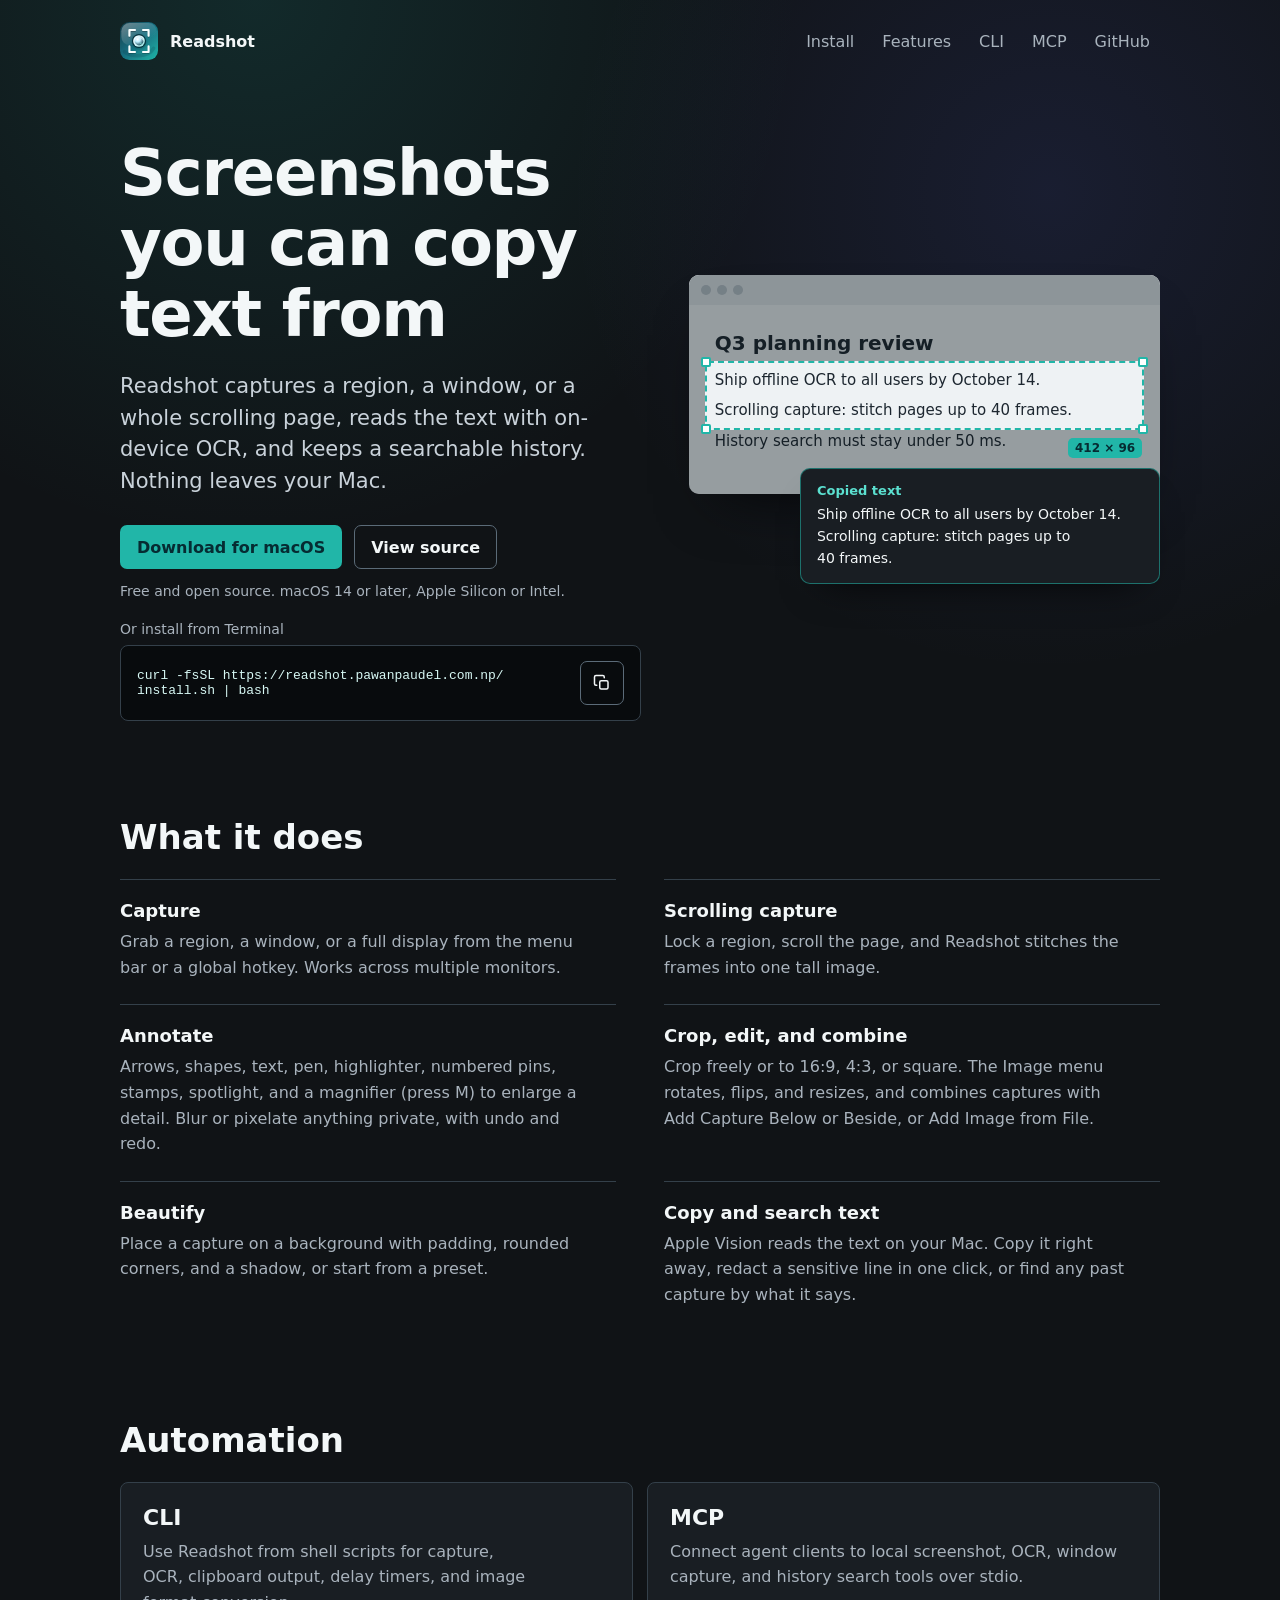
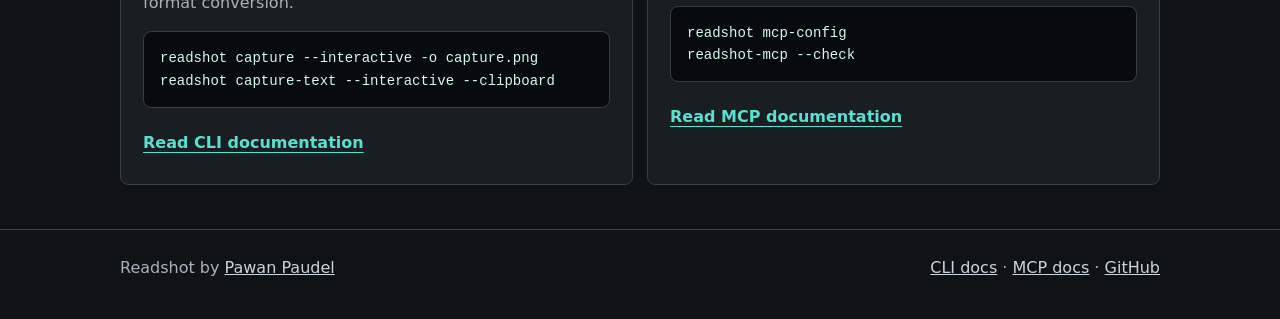
<file: site/index.html>
<!doctype html>
<html lang="en">
  <head>
    <meta charset="utf-8" />
    <meta name="viewport" content="width=device-width, initial-scale=1" />
    <title>Readshot: screenshots and OCR for macOS</title>
    <meta
      name="description"
      content="Readshot is a free offline screenshot, scrolling-capture, annotation, and OCR app for macOS."
    />
    <meta property="og:title" content="Readshot" />
    <meta
      property="og:description"
      content="Offline screenshot capture with scrolling capture, annotation, Beautify, OCR, history, CLI, and MCP for macOS."
    />
    <meta property="og:type" content="website" />
    <meta property="og:url" content="https://readshot.pawanpaudel.com.np/" />
    <meta name="theme-color" content="#123b48" />
    <meta property="og:image" content="https://readshot.pawanpaudel.com.np/og-image.png" />
    <meta property="og:image:width" content="1200" />
    <meta property="og:image:height" content="630" />
    <meta property="og:image:alt" content="The Readshot app icon beside the Readshot wordmark" />
    <meta name="twitter:card" content="summary_large_image" />
    <meta name="twitter:image" content="https://readshot.pawanpaudel.com.np/og-image.png" />
    <link rel="icon" href="favicon.ico" sizes="16x16 32x32 48x48" />
    <link rel="icon" href="favicon.svg" type="image/svg+xml" />
    <link rel="apple-touch-icon" href="apple-touch-icon.png" />
    <link rel="manifest" href="site.webmanifest" />
    <link rel="stylesheet" href="styles.css" />
  </head>
  <body>
    <a class="skip-link" href="#main">Skip to content</a>
    <header class="shell">
      <nav class="nav" aria-label="Main navigation">
        <a class="brand" href="index.html">
          <span class="brand-mark" aria-hidden="true">
            <img src="favicon.svg" width="38" height="38" alt="" decoding="async" />
          </span>
          <span>Readshot</span>
        </a>
        <div class="nav-links">
          <a href="#install">Install</a>
          <a href="#features">Features</a>
          <a href="cli.html">CLI</a>
          <a href="mcp.html">MCP</a>
          <a href="https://github.com/pawanpaudel93/readshot">GitHub</a>
        </div>
      </nav>
    </header>

    <main id="main">
      <section class="shell hero hero-split" id="install">
        <div class="hero-inner">
          <h1>Screenshots you can copy text from</h1>
          <p class="hero-copy">
            Readshot captures a region, a window, or a whole scrolling page, reads the
            text with on-device OCR, and keeps a searchable history. Nothing leaves your Mac.
          </p>
          <div class="actions">
            <a class="button primary" href="https://github.com/pawanpaudel93/readshot/releases/latest"
              >Download for macOS</a
            >
            <a class="button secondary" href="https://github.com/pawanpaudel93/readshot"
              >View source</a
            >
          </div>
          <p class="requirements">Free and open source. macOS&nbsp;14 or later, Apple Silicon or Intel.</p>
          <div class="install">
            <p class="install-label" id="install-label">Or install from Terminal</p>
            <div class="command" role="group" aria-labelledby="install-label">
              <code class="desktop-command" translate="no"
                >curl -fsSL https://readshot.pawanpaudel.com.np/install.sh | bash</code
              >
              <code class="mobile-command" translate="no"
                >curl -fsSL <wbr />https://readshot.pawanpaudel.com.np/<wbr />install.sh | bash</code
              >
              <button
                class="copy-button"
                type="button"
                title="Copy install command"
                aria-label="Copy install command"
                data-copy-title="Copy install command"
                data-copy-label="Install command copied."
                data-copy-subject="command"
                data-copy="curl -fsSL https://readshot.pawanpaudel.com.np/install.sh | bash"
              >
                <svg class="copy-icon" viewBox="0 0 24 24" aria-hidden="true">
                  <rect x="9" y="9" width="11" height="11" rx="2" fill="none" stroke="currentColor" stroke-width="2" />
                  <path d="M5 15H4a2 2 0 0 1-2-2V4a2 2 0 0 1 2-2h9a2 2 0 0 1 2 2v1" fill="none" stroke="currentColor" stroke-linecap="round" stroke-width="2" />
                </svg>
                <svg class="check-icon" viewBox="0 0 24 24" aria-hidden="true">
                  <path d="M20 6 9 17l-5-5" fill="none" stroke="currentColor" stroke-linecap="round" stroke-linejoin="round" stroke-width="2.4" />
                </svg>
              </button>
            </div>
            <span class="copy-status" aria-live="polite"></span>
          </div>
        </div>

        <figure class="demo">
          <div class="demo-screen" aria-hidden="true">
            <div class="demo-bar"><span></span><span></span><span></span></div>
            <div class="demo-slide">
              <p class="demo-slide-title">Q3 planning review</p>
              <div class="demo-selected">
                <p class="demo-line">Ship offline OCR to all users by October&nbsp;14.</p>
                <p class="demo-line">Scrolling capture: stitch pages up to 40&nbsp;frames.</p>
                <div class="demo-marquee">
                  <span class="demo-handle tl"></span><span class="demo-handle tr"></span>
                  <span class="demo-handle bl"></span><span class="demo-handle br"></span>
                  <span class="demo-size">412 × 96</span>
                </div>
              </div>
              <p class="demo-line">History search must stay under 50&nbsp;ms.</p>
            </div>
          </div>
          <div class="demo-result">
            <p class="demo-result-label">Copied text</p>
            <p class="demo-result-text" translate="no">Ship offline OCR to all users by October&nbsp;14.<br />Scrolling capture: stitch pages up to 40&nbsp;frames.</p>
          </div>
          <figcaption class="sr-only">
            Illustration: a region of a slide is selected and its text is recognized and copied.
          </figcaption>
        </figure>
      </section>

      <section class="shell section" id="features" aria-labelledby="features-title">
        <h2 id="features-title">What it does</h2>
        <dl class="feature-list">
          <div>
            <dt>Capture</dt>
            <dd>Grab a region, a window, or a full display from the menu bar or a global hotkey. Works across multiple monitors.</dd>
          </div>
          <div>
            <dt>Scrolling capture</dt>
            <dd>Lock a region, scroll the page, and Readshot stitches the frames into one tall image.</dd>
          </div>
          <div>
            <dt>Annotate</dt>
            <dd>Arrows, shapes, text, pen, highlighter, numbered pins, stamps, spotlight, and a magnifier (press&nbsp;M) to enlarge a detail. Blur or pixelate anything private, with undo and redo.</dd>
          </div>
          <div>
            <dt>Crop, edit, and combine</dt>
            <dd>Crop freely or to 16:9, 4:3, or square. The Image menu rotates, flips, and resizes, and combines captures with Add Capture Below or Beside, or Add Image from File.</dd>
          </div>
          <div>
            <dt>Beautify</dt>
            <dd>Place a capture on a background with padding, rounded corners, and a shadow, or start from a preset.</dd>
          </div>
          <div>
            <dt>Copy and search text</dt>
            <dd>Apple Vision reads the text on your Mac. Copy it right away, redact a sensitive line in one click, or find any past capture by what it says.</dd>
          </div>
        </dl>
      </section>

      <section class="shell section" aria-labelledby="automation-title">
        <h2 id="automation-title">Automation</h2>
        <div class="grid two">
          <div class="card">
            <h3>CLI</h3>
            <p>
              Use Readshot from shell scripts for capture, OCR, clipboard output,
              delay timers, and image format conversion.
            </p>
            <pre class="terminal"><code translate="no">readshot capture --interactive -o capture.png
readshot capture-text --interactive --clipboard</code></pre>
            <p class="card-action"><a href="cli.html">Read CLI documentation</a></p>
          </div>
          <div class="card">
            <h3>MCP</h3>
            <p>
              Connect agent clients to local screenshot, OCR, window capture, and
              history search tools over stdio.
            </p>
            <pre class="terminal"><code translate="no">readshot mcp-config
readshot-mcp --check</code></pre>
            <p class="card-action"><a href="mcp.html">Read MCP documentation</a></p>
          </div>
        </div>
      </section>
    </main>

    <footer>
      <div class="shell">
        <span>Readshot by <a href="https://github.com/pawanpaudel93">Pawan Paudel</a></span>
        <span>
          <a href="cli.html">CLI docs</a>
          ·
          <a href="mcp.html">MCP docs</a>
          ·
          <a href="https://github.com/pawanpaudel93/readshot">GitHub</a>
        </span>
      </div>
    </footer>
    <script src="script.js"></script>
  </body>
</html>
</file>
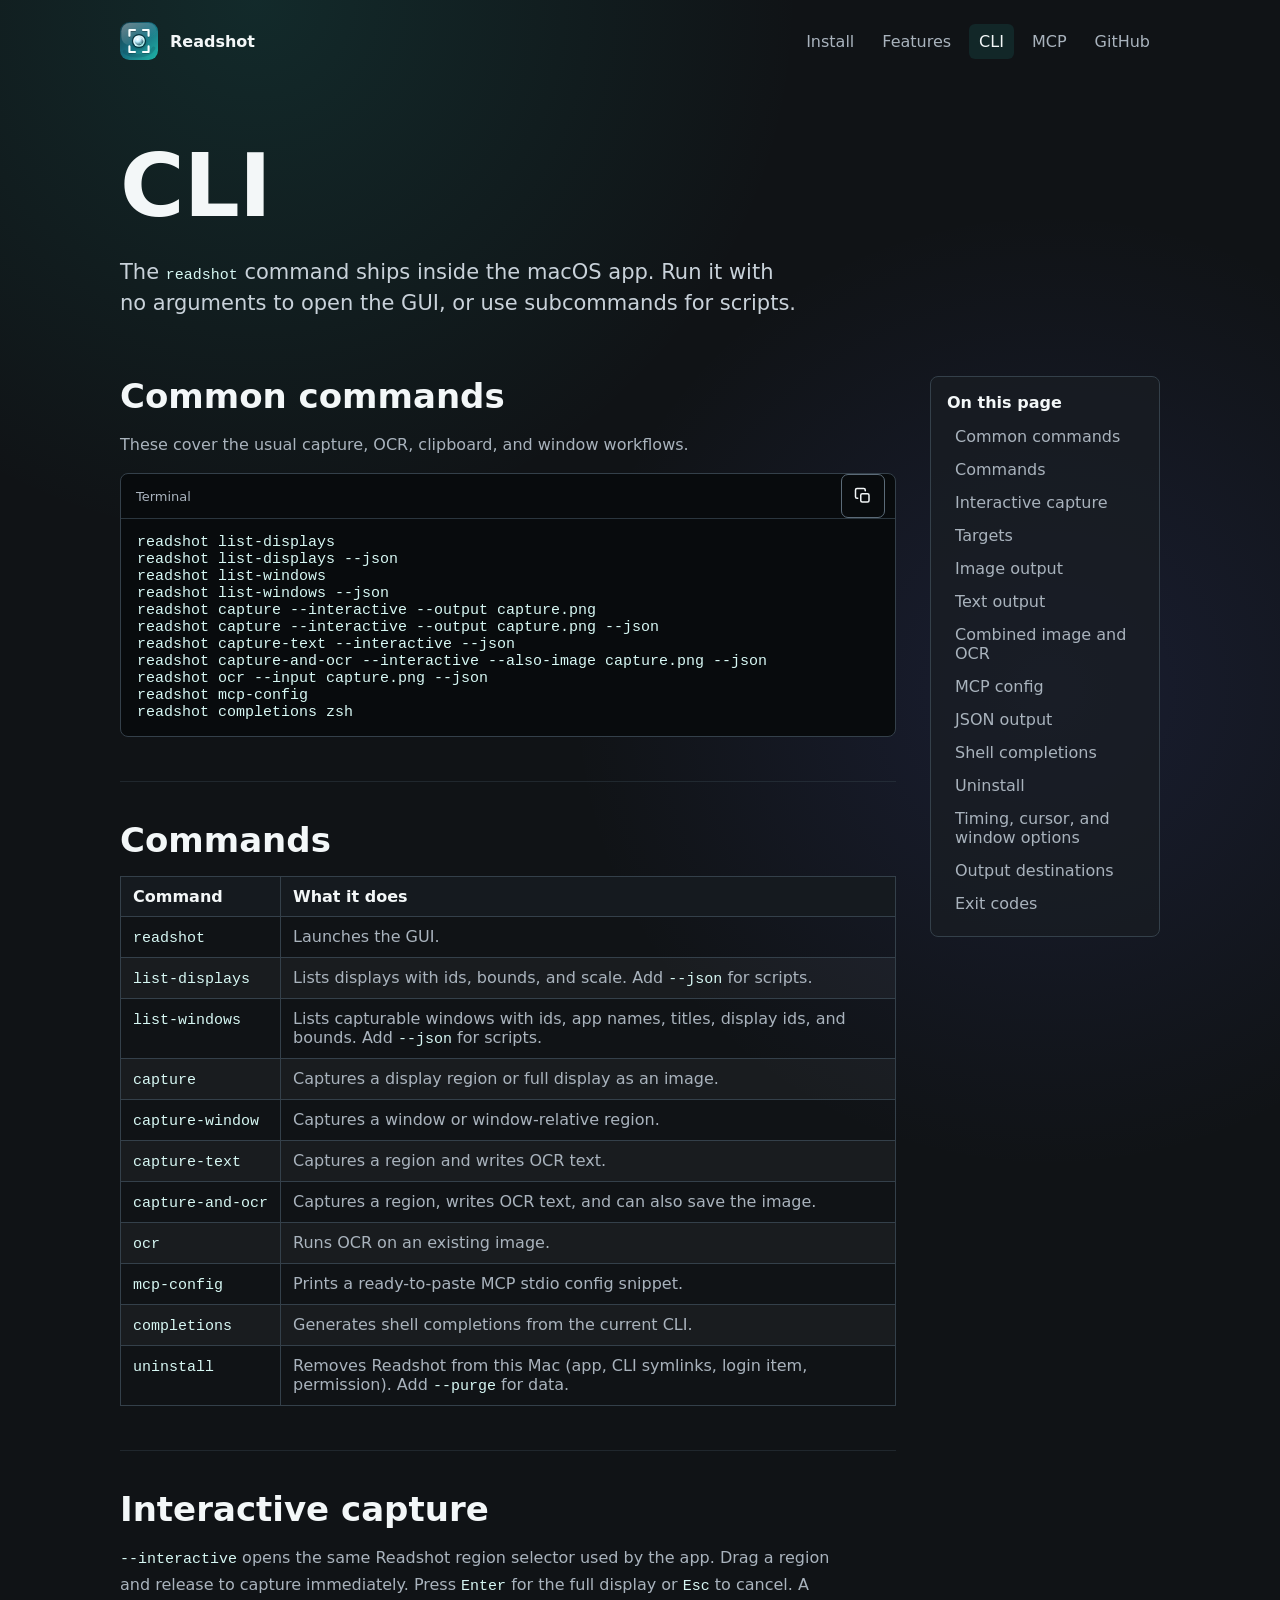
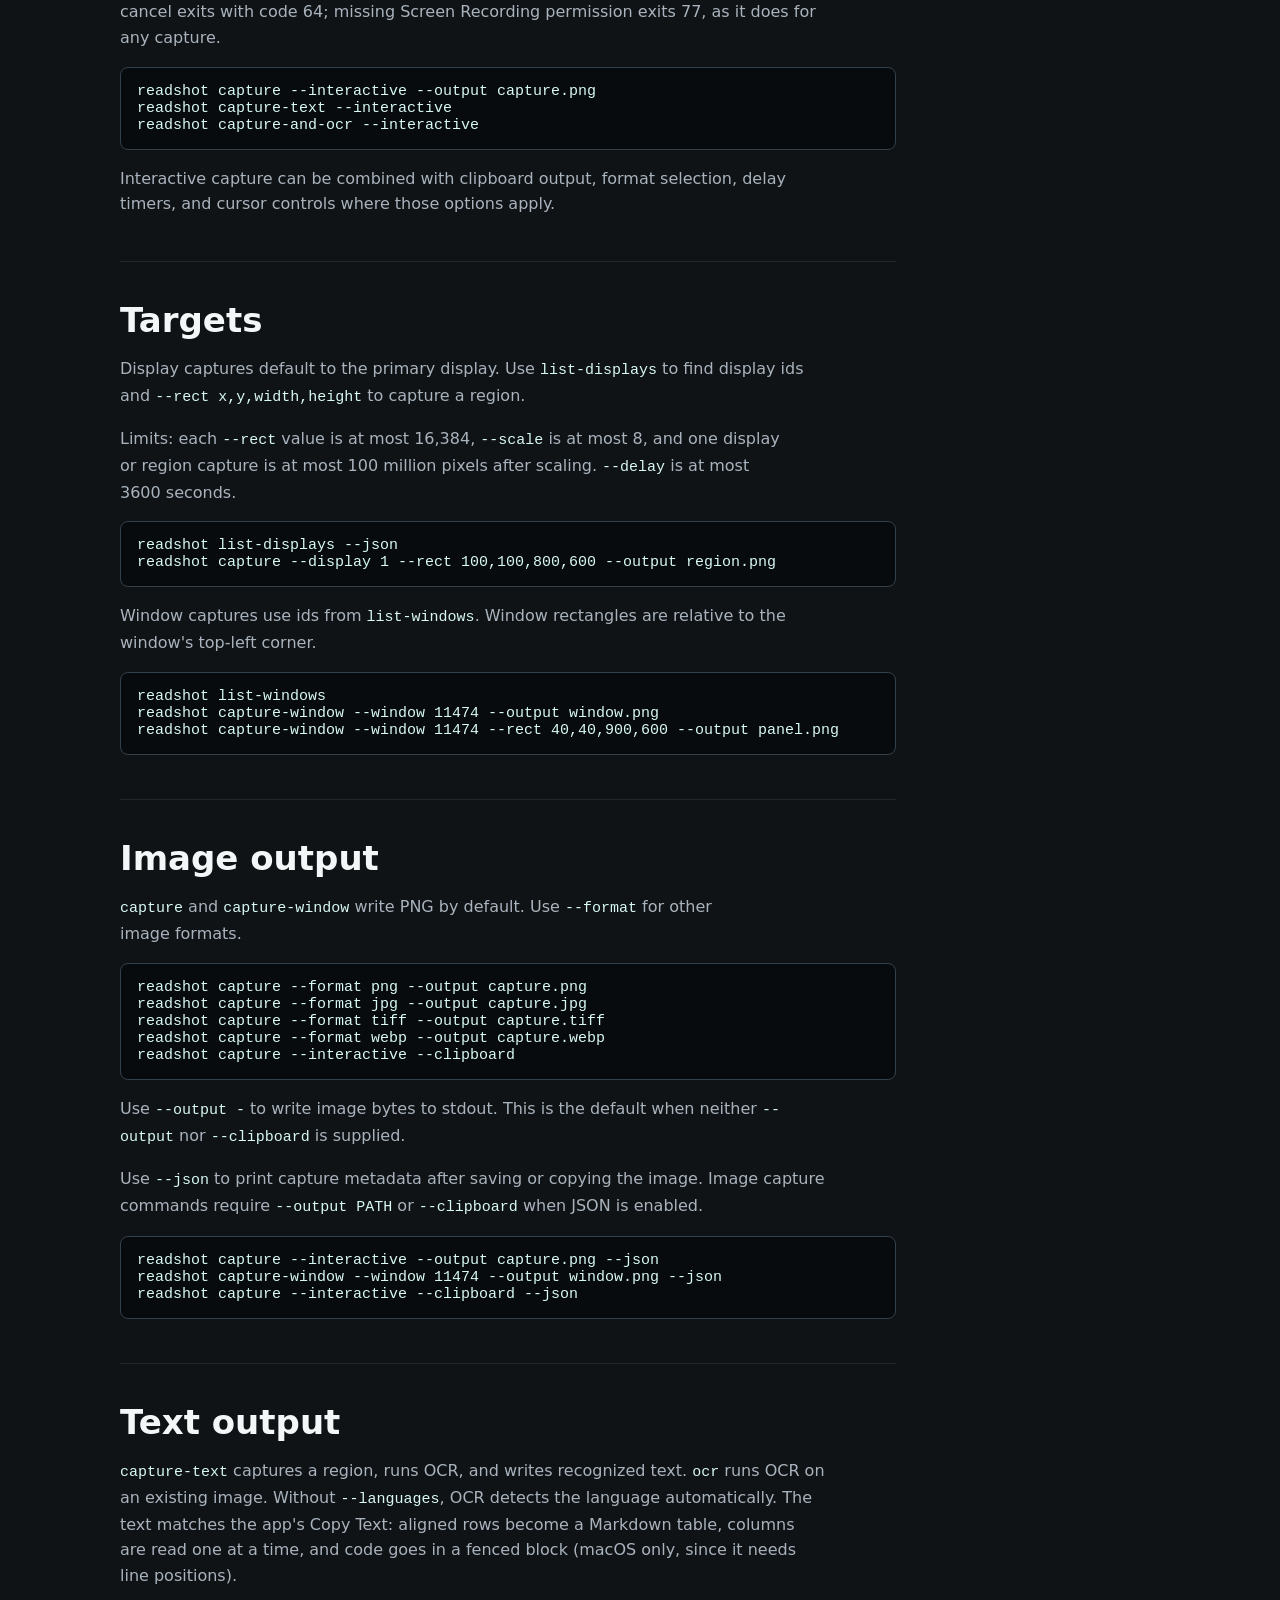
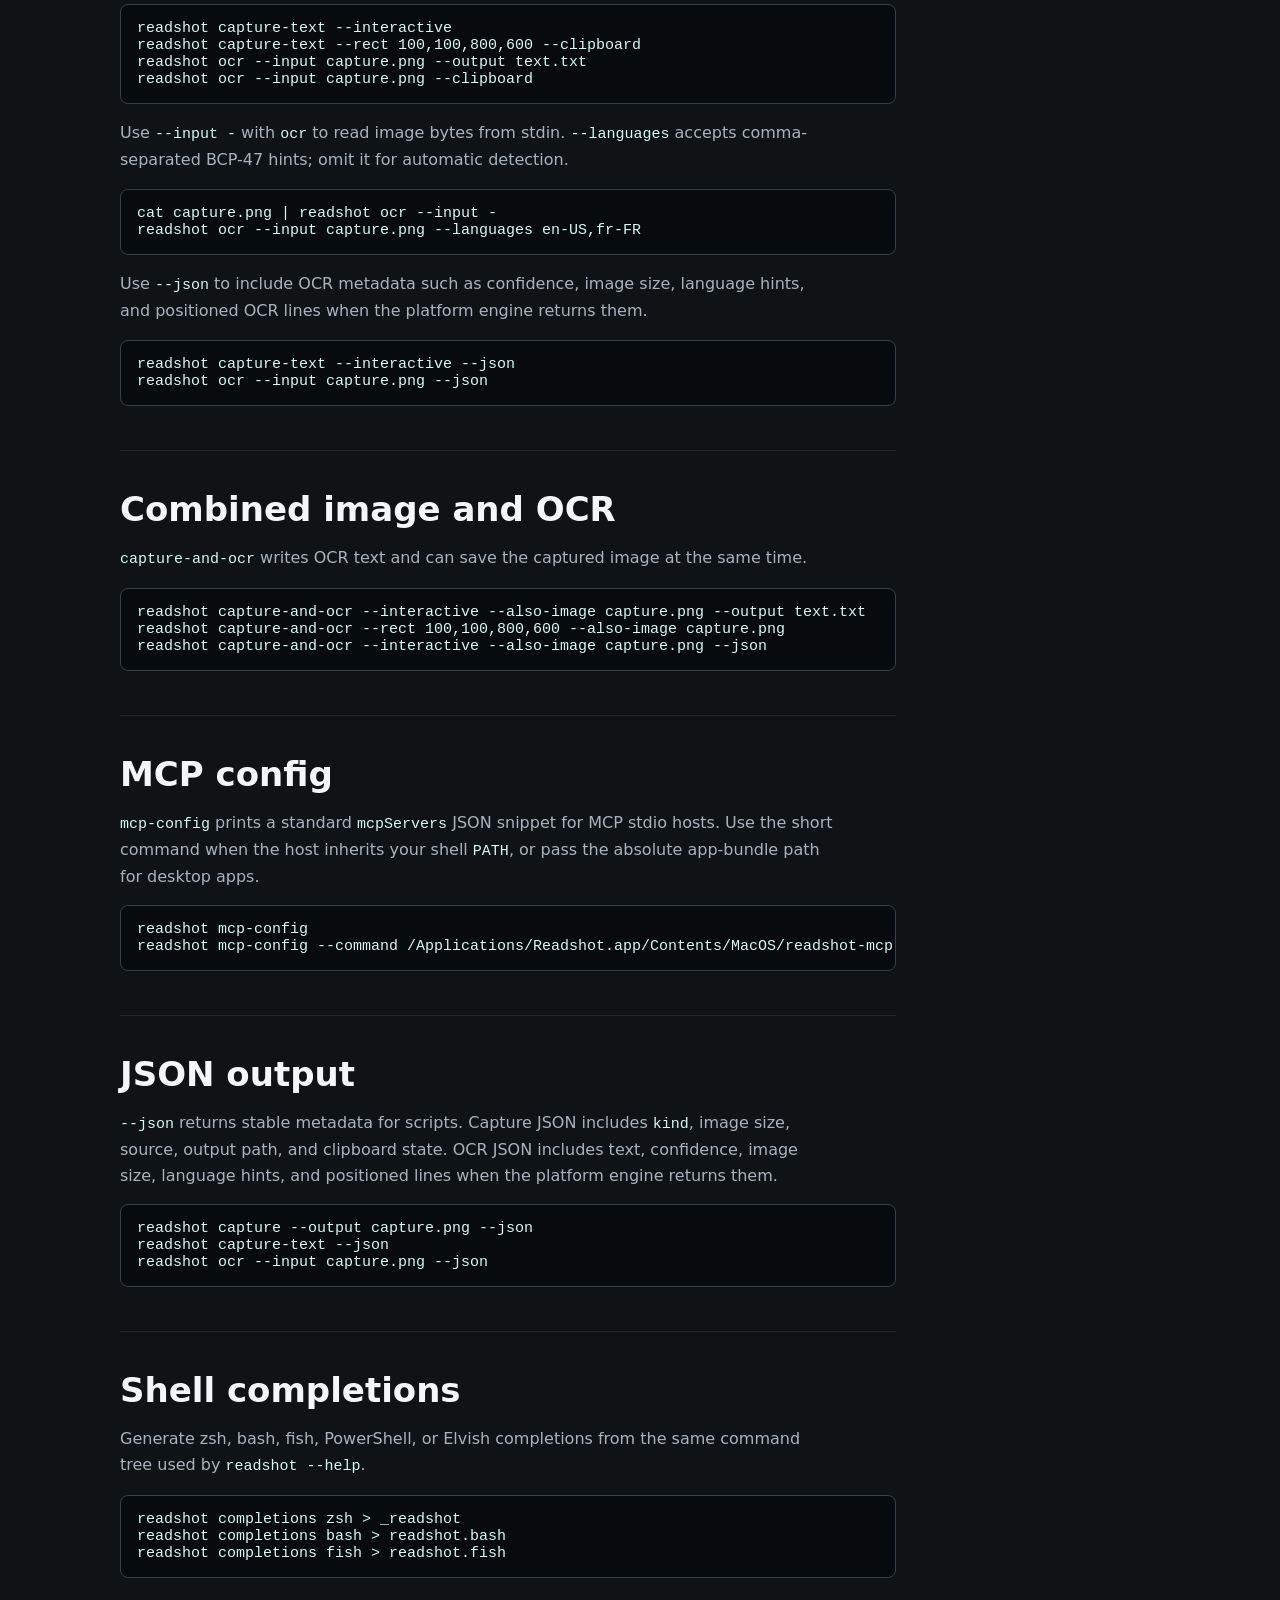
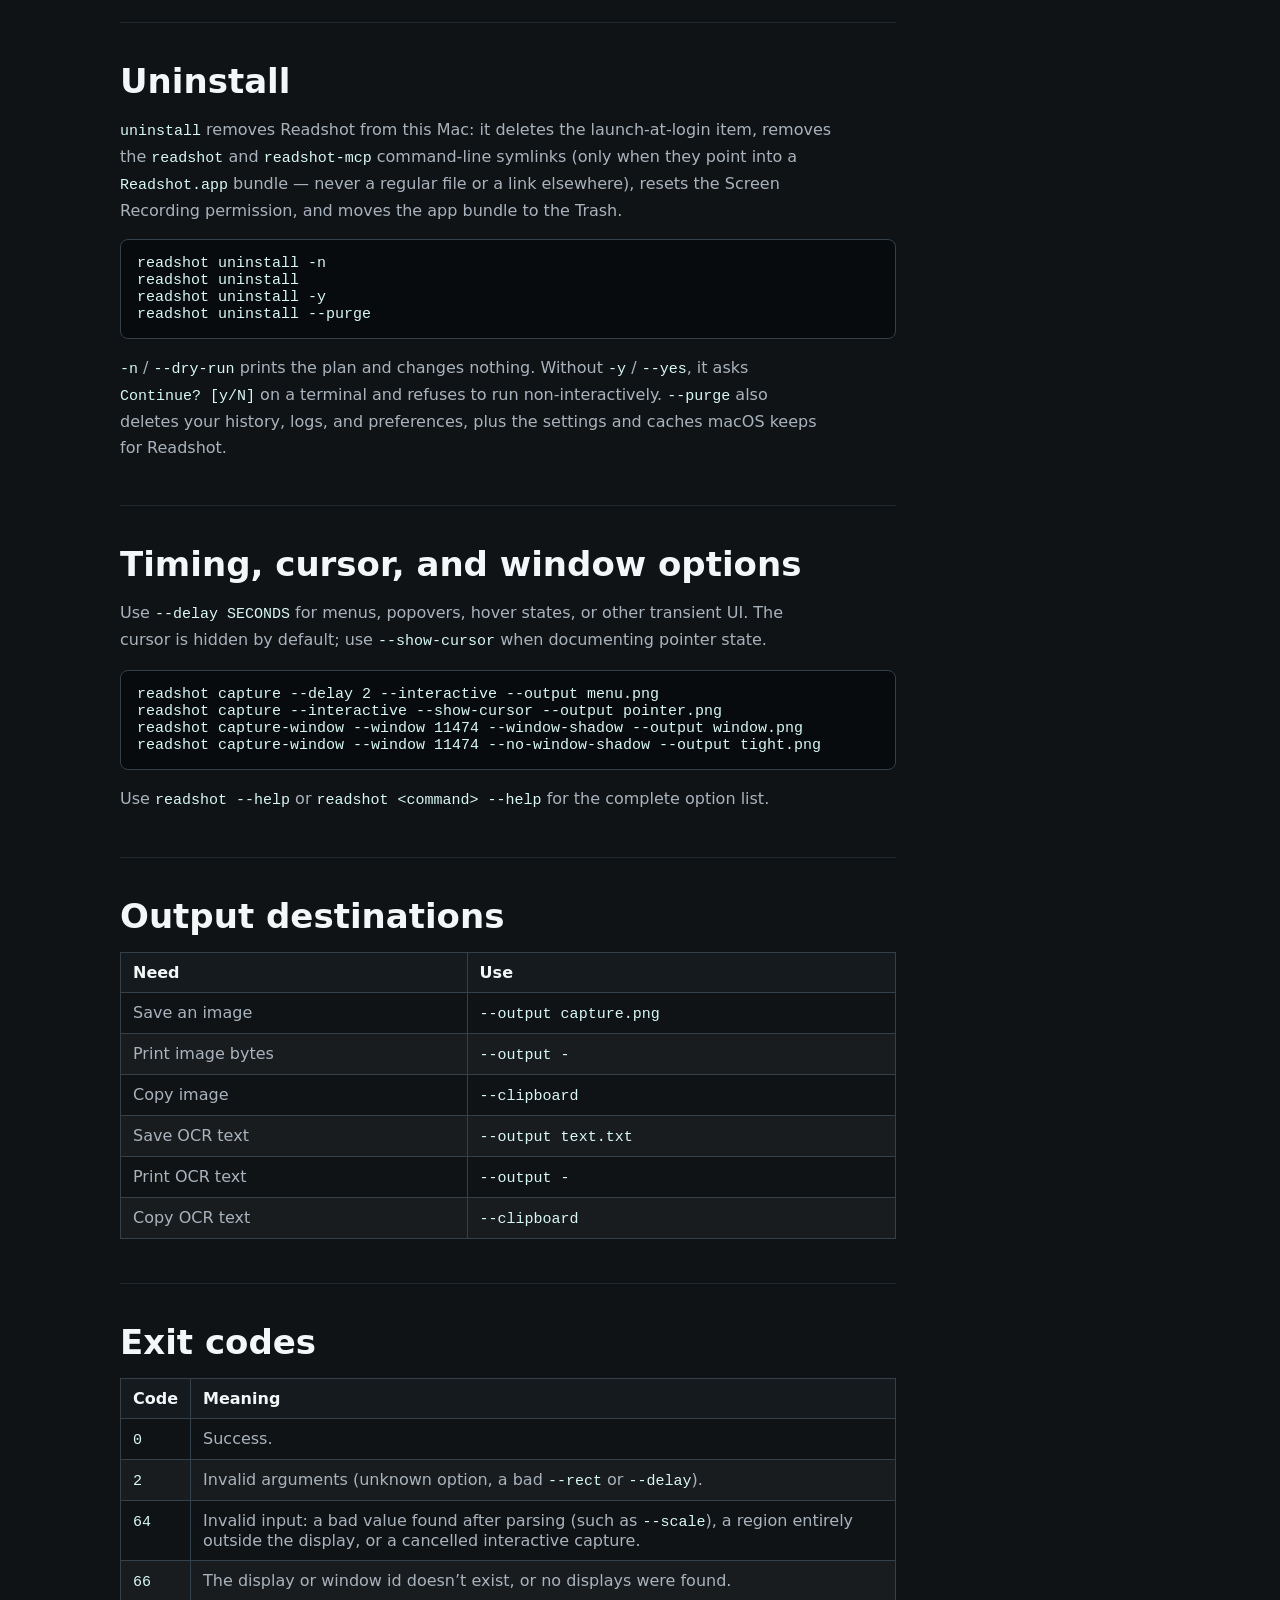
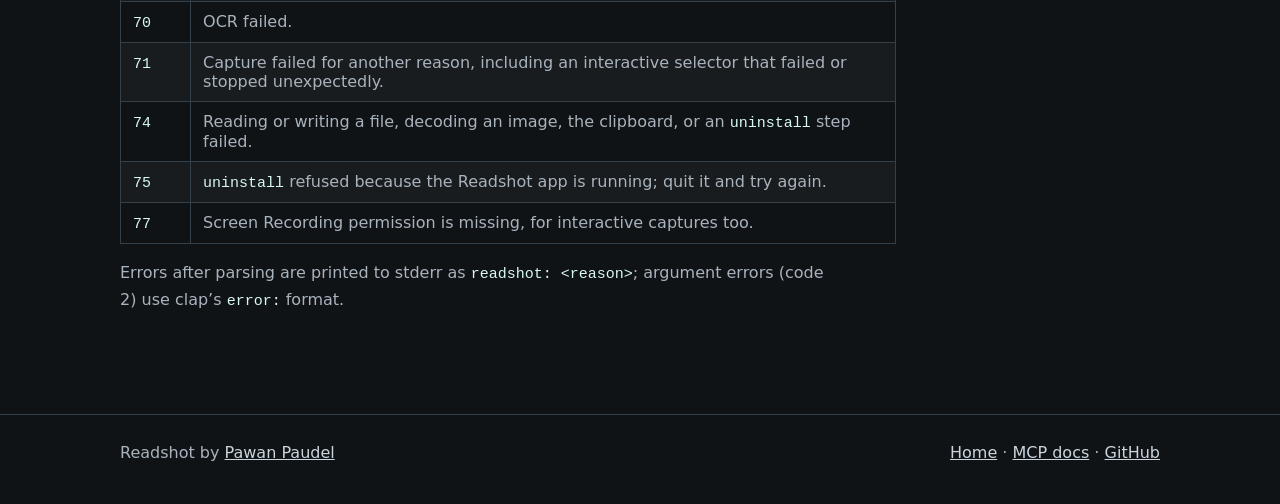
<file: site/cli.html>
<!doctype html>
<html lang="en">
  <head>
    <meta charset="utf-8" />
    <meta name="viewport" content="width=device-width, initial-scale=1" />
    <title>Readshot CLI</title>
    <meta
      name="description"
      content="Readshot CLI documentation for screenshot capture, OCR, clipboard output, delay timers, and image formats."
    />
    <meta property="og:title" content="Readshot CLI" />
    <meta
      property="og:description"
      content="Capture screenshots and OCR text from shell scripts with Readshot."
    />
    <meta property="og:type" content="website" />
    <meta property="og:url" content="https://readshot.pawanpaudel.com.np/cli.html" />
    <meta name="theme-color" content="#123b48" />
    <meta property="og:image" content="https://readshot.pawanpaudel.com.np/og-image.png" />
    <meta property="og:image:width" content="1200" />
    <meta property="og:image:height" content="630" />
    <meta property="og:image:alt" content="The Readshot app icon beside the Readshot wordmark" />
    <meta name="twitter:card" content="summary_large_image" />
    <meta name="twitter:image" content="https://readshot.pawanpaudel.com.np/og-image.png" />
    <link rel="icon" href="favicon.ico" sizes="16x16 32x32 48x48" />
    <link rel="icon" href="favicon.svg" type="image/svg+xml" />
    <link rel="apple-touch-icon" href="apple-touch-icon.png" />
    <link rel="manifest" href="site.webmanifest" />
    <link rel="stylesheet" href="styles.css" />
  </head>
  <body>
    <a class="skip-link" href="#main">Skip to content</a>
    <header class="shell">
      <nav class="nav" aria-label="Main navigation">
        <a class="brand" href="index.html">
          <span class="brand-mark" aria-hidden="true">
            <img src="favicon.svg" width="38" height="38" alt="" decoding="async" />
          </span>
          <span>Readshot</span>
        </a>
        <div class="nav-links">
          <a href="index.html">Install</a>
          <a href="index.html#features">Features</a>
          <a href="cli.html" aria-current="page">CLI</a>
          <a href="mcp.html">MCP</a>
          <a href="https://github.com/pawanpaudel93/readshot">GitHub</a>
        </div>
      </nav>
    </header>

    <main id="main">
      <section class="shell hero compact">
        <div class="hero-inner">
          <h1>CLI</h1>
          <p class="hero-copy">
            The <code translate="no">readshot</code> command ships inside the macOS app.
            Run it with no arguments to open the GUI, or use subcommands for scripts.
          </p>
        </div>
      </section>

      <div class="shell doc-layout">
        <aside class="doc-nav" aria-label="CLI sections">
          <strong>On this page</strong>
          <div class="doc-nav-links">
          <a href="#common">Common commands</a>
          <a href="#commands">Commands</a>
          <a href="#interactive">Interactive capture</a>
          <a href="#targets">Targets</a>
          <a href="#image-output">Image output</a>
          <a href="#text-output">Text output</a>
          <a href="#combined">Combined image and OCR</a>
          <a href="#mcp-config">MCP config</a>
          <a href="#json-output">JSON output</a>
          <a href="#completions">Shell completions</a>
          <a href="#uninstall">Uninstall</a>
          <a href="#options">Timing, cursor, and window options</a>
          <a href="#destinations">Output destinations</a>
          <a href="#exit-codes">Exit codes</a>
          </div>
        </aside>

        <article class="doc-main">
          <section class="doc-section" id="common">
            <h2>Common commands</h2>
            <p>These cover the usual capture, OCR, clipboard, and window workflows.</p>
            <div class="code-panel">
              <div class="code-panel-header">
                <span>Terminal</span>
                <button
                  class="copy-button"
                  type="button"
                  title="Copy commands"
                  aria-label="Copy commands"
                  data-copy-title="Copy commands"
                  data-copy-label="Commands copied."
                  data-copy-subject="commands"
                  data-copy="readshot list-displays&#10;readshot list-displays --json&#10;readshot list-windows&#10;readshot list-windows --json&#10;readshot capture --interactive --output capture.png&#10;readshot capture --interactive --output capture.png --json&#10;readshot capture-text --interactive --json&#10;readshot capture-and-ocr --interactive --also-image capture.png --json&#10;readshot ocr --input capture.png --json&#10;readshot mcp-config&#10;readshot completions zsh"
                >
                  <svg class="copy-icon" viewBox="0 0 24 24" aria-hidden="true">
                    <rect x="9" y="9" width="11" height="11" rx="2" fill="none" stroke="currentColor" stroke-width="2" />
                    <path d="M5 15H4a2 2 0 0 1-2-2V4a2 2 0 0 1 2-2h9a2 2 0 0 1 2 2v1" fill="none" stroke="currentColor" stroke-linecap="round" stroke-width="2" />
                  </svg>
                  <svg class="check-icon" viewBox="0 0 24 24" aria-hidden="true">
                    <path d="M20 6 9 17l-5-5" fill="none" stroke="currentColor" stroke-linecap="round" stroke-linejoin="round" stroke-width="2.4" />
                  </svg>
                </button>
              </div>
              <pre><code translate="no">readshot list-displays
readshot list-displays --json
readshot list-windows
readshot list-windows --json
readshot capture --interactive --output capture.png
readshot capture --interactive --output capture.png --json
readshot capture-text --interactive --json
readshot capture-and-ocr --interactive --also-image capture.png --json
readshot ocr --input capture.png --json
readshot mcp-config
readshot completions zsh</code></pre>
            </div>
          </section>

          <section class="doc-section" id="commands">
            <h2>Commands</h2>
            <table class="data-table">
              <thead>
                <tr>
                  <th>Command</th>
                  <th>What it does</th>
                </tr>
              </thead>
              <tbody>
                <tr>
                  <td><code translate="no">readshot</code></td>
                  <td>Launches the GUI.</td>
                </tr>
                <tr>
                  <td><code translate="no">list-displays</code></td>
                  <td>Lists displays with ids, bounds, and scale. Add <code translate="no">--json</code> for scripts.</td>
                </tr>
                <tr>
                  <td><code translate="no">list-windows</code></td>
                  <td>Lists capturable windows with ids, app names, titles, display ids, and bounds. Add <code translate="no">--json</code> for scripts.</td>
                </tr>
                <tr>
                  <td><code translate="no">capture</code></td>
                  <td>Captures a display region or full display as an image.</td>
                </tr>
                <tr>
                  <td><code translate="no">capture-window</code></td>
                  <td>Captures a window or window-relative region.</td>
                </tr>
                <tr>
                  <td><code translate="no">capture-text</code></td>
                  <td>Captures a region and writes OCR text.</td>
                </tr>
                <tr>
                  <td><code translate="no">capture-and-ocr</code></td>
                  <td>Captures a region, writes OCR text, and can also save the image.</td>
                </tr>
                <tr>
                  <td><code translate="no">ocr</code></td>
                  <td>Runs OCR on an existing image.</td>
                </tr>
                <tr>
                  <td><code translate="no">mcp-config</code></td>
                  <td>Prints a ready-to-paste MCP stdio config snippet.</td>
                </tr>
                <tr>
                  <td><code translate="no">completions</code></td>
                  <td>Generates shell completions from the current CLI.</td>
                </tr>
                <tr>
                  <td><code translate="no">uninstall</code></td>
                  <td>Removes Readshot from this Mac (app, CLI symlinks, login item, permission). Add <code translate="no">--purge</code> for data.</td>
                </tr>
              </tbody>
            </table>
          </section>

          <section class="doc-section" id="interactive">
            <h2>Interactive capture</h2>
            <p>
              <code translate="no">--interactive</code> opens the same Readshot region selector used by the app.
              Drag a region and release to capture immediately. Press <code>Enter</code>
              for the full display or <code>Esc</code> to cancel. A cancel exits with
              code 64; missing Screen Recording permission exits 77, as it does for
              any capture.
            </p>
            <div class="code-panel">
              <pre><code translate="no">readshot capture --interactive --output capture.png
readshot capture-text --interactive
readshot capture-and-ocr --interactive</code></pre>
            </div>
            <p>
              Interactive capture can be combined with clipboard output, format
              selection, delay timers, and cursor controls where those options apply.
            </p>
          </section>

          <section class="doc-section" id="targets">
            <h2>Targets</h2>
            <p>
              Display captures default to the primary display. Use
              <code translate="no">list-displays</code> to find display ids and
              <code translate="no">--rect x,y,width,height</code> to capture a region.
            </p>
            <p>
              Limits: each <code translate="no">--rect</code> value is at most 16,384,
              <code translate="no">--scale</code> is at most 8, and one display or region
              capture is at most 100 million pixels after scaling.
              <code translate="no">--delay</code> is at most 3600 seconds.
            </p>
            <div class="code-panel">
              <pre><code translate="no">readshot list-displays --json
readshot capture --display 1 --rect 100,100,800,600 --output region.png</code></pre>
            </div>
            <p>
              Window captures use ids from <code translate="no">list-windows</code>.
              Window rectangles are relative to the window's top-left corner.
            </p>
            <div class="code-panel">
              <pre><code translate="no">readshot list-windows
readshot capture-window --window 11474 --output window.png
readshot capture-window --window 11474 --rect 40,40,900,600 --output panel.png</code></pre>
            </div>
          </section>

          <section class="doc-section" id="image-output">
            <h2>Image output</h2>
            <p>
              <code translate="no">capture</code> and
              <code translate="no">capture-window</code> write PNG by default.
              Use <code translate="no">--format</code> for other image formats.
            </p>
            <div class="code-panel">
              <pre><code translate="no">readshot capture --format png --output capture.png
readshot capture --format jpg --output capture.jpg
readshot capture --format tiff --output capture.tiff
readshot capture --format webp --output capture.webp
readshot capture --interactive --clipboard</code></pre>
            </div>
            <p>
              Use <code translate="no">--output -</code> to write image bytes to stdout.
              This is the default when neither <code translate="no">--output</code> nor
              <code translate="no">--clipboard</code> is supplied.
            </p>
            <p>
              Use <code translate="no">--json</code> to print capture metadata after
              saving or copying the image. Image capture commands require
              <code translate="no">--output PATH</code> or
              <code translate="no">--clipboard</code> when JSON is enabled.
            </p>
            <div class="code-panel">
              <pre><code translate="no">readshot capture --interactive --output capture.png --json
readshot capture-window --window 11474 --output window.png --json
readshot capture --interactive --clipboard --json</code></pre>
            </div>
          </section>

          <section class="doc-section" id="text-output">
            <h2>Text output</h2>
            <p>
              <code translate="no">capture-text</code> captures a region, runs OCR,
              and writes recognized text. <code translate="no">ocr</code> runs OCR
              on an existing image. Without <code translate="no">--languages</code>, OCR detects the language automatically.
              The text matches the app's Copy Text: aligned rows become a Markdown table, columns are read one at a time,
              and code goes in a fenced block (macOS only, since it needs line positions).
            </p>
            <div class="code-panel">
              <pre><code translate="no">readshot capture-text --interactive
readshot capture-text --rect 100,100,800,600 --clipboard
readshot ocr --input capture.png --output text.txt
readshot ocr --input capture.png --clipboard</code></pre>
            </div>
            <p>
              Use <code translate="no">--input -</code> with
              <code translate="no">ocr</code> to read image bytes from stdin.
              <code translate="no">--languages</code> accepts comma-separated BCP-47
              hints; omit it for automatic detection.
            </p>
            <div class="code-panel">
              <pre><code translate="no">cat capture.png | readshot ocr --input -
readshot ocr --input capture.png --languages en-US,fr-FR</code></pre>
            </div>
            <p>
              Use <code translate="no">--json</code> to include OCR metadata such as
              confidence, image size, language hints, and positioned OCR lines when
              the platform engine returns them.
            </p>
            <div class="code-panel">
              <pre><code translate="no">readshot capture-text --interactive --json
readshot ocr --input capture.png --json</code></pre>
            </div>
          </section>

          <section class="doc-section" id="combined">
            <h2>Combined image and OCR</h2>
            <p>
              <code translate="no">capture-and-ocr</code> writes OCR text and can save
              the captured image at the same time.
            </p>
            <div class="code-panel">
              <pre><code translate="no">readshot capture-and-ocr --interactive --also-image capture.png --output text.txt
readshot capture-and-ocr --rect 100,100,800,600 --also-image capture.png
readshot capture-and-ocr --interactive --also-image capture.png --json</code></pre>
            </div>
          </section>

          <section class="doc-section" id="mcp-config">
            <h2>MCP config</h2>
            <p>
              <code translate="no">mcp-config</code> prints a standard
              <code translate="no">mcpServers</code> JSON snippet for MCP stdio hosts.
              Use the short command when the host inherits your shell
              <code>PATH</code>, or pass the absolute app-bundle path for desktop apps.
            </p>
            <div class="code-panel">
              <pre><code translate="no">readshot mcp-config
readshot mcp-config --command /Applications/Readshot.app/Contents/MacOS/readshot-mcp</code></pre>
            </div>
          </section>

          <section class="doc-section" id="json-output">
            <h2>JSON output</h2>
            <p>
              <code translate="no">--json</code> returns stable metadata for scripts.
              Capture JSON includes <code translate="no">kind</code>, image size,
              source, output path, and clipboard state. OCR JSON includes text,
              confidence, image size, language hints, and positioned lines when
              the platform engine returns them.
            </p>
            <div class="code-panel">
              <pre><code translate="no">readshot capture --output capture.png --json
readshot capture-text --json
readshot ocr --input capture.png --json</code></pre>
            </div>
          </section>

          <section class="doc-section" id="completions">
            <h2>Shell completions</h2>
            <p>
              Generate zsh, bash, fish, PowerShell, or Elvish completions from
              the same command tree used by <code translate="no">readshot --help</code>.
            </p>
            <div class="code-panel">
              <pre><code translate="no">readshot completions zsh &gt; _readshot
readshot completions bash &gt; readshot.bash
readshot completions fish &gt; readshot.fish</code></pre>
            </div>
          </section>

          <section class="doc-section" id="uninstall">
            <h2>Uninstall</h2>
            <p>
              <code translate="no">uninstall</code> removes Readshot from this Mac: it
              deletes the launch-at-login item, removes the
              <code translate="no">readshot</code> and <code translate="no">readshot-mcp</code>
              command-line symlinks (only when they point into a
              <code translate="no">Readshot.app</code> bundle — never a regular file or a
              link elsewhere), resets the Screen Recording permission, and moves the app
              bundle to the Trash.
            </p>
            <div class="code-panel">
              <pre><code translate="no">readshot uninstall -n
readshot uninstall
readshot uninstall -y
readshot uninstall --purge</code></pre>
            </div>
            <p>
              <code translate="no">-n</code> / <code translate="no">--dry-run</code> prints the plan
              and changes nothing. Without <code translate="no">-y</code> /
              <code translate="no">--yes</code>, it asks <code translate="no">Continue? [y/N]</code>
              on a terminal and refuses to run non-interactively.
              <code translate="no">--purge</code> also deletes your history, logs, and
              preferences, plus the settings and caches macOS keeps for Readshot.
            </p>
          </section>

          <section class="doc-section" id="options">
            <h2>Timing, cursor, and window options</h2>
            <p>
              Use <code translate="no">--delay SECONDS</code> for menus, popovers,
              hover states, or other transient UI. The cursor is hidden by default;
              use <code translate="no">--show-cursor</code> when documenting pointer state.
            </p>
            <div class="code-panel">
              <pre><code translate="no">readshot capture --delay 2 --interactive --output menu.png
readshot capture --interactive --show-cursor --output pointer.png
readshot capture-window --window 11474 --window-shadow --output window.png
readshot capture-window --window 11474 --no-window-shadow --output tight.png</code></pre>
            </div>
            <p>
              Use <code translate="no">readshot --help</code> or
              <code translate="no">readshot &lt;command&gt; --help</code> for the complete option list.
            </p>
          </section>

          <section class="doc-section" id="destinations">
            <h2>Output destinations</h2>
            <table class="data-table">
              <thead>
                <tr>
                  <th>Need</th>
                  <th>Use</th>
                </tr>
              </thead>
              <tbody>
                <tr>
                  <td>Save an image</td>
                  <td><code translate="no">--output capture.png</code></td>
                </tr>
                <tr>
                  <td>Print image bytes</td>
                  <td><code translate="no">--output -</code></td>
                </tr>
                <tr>
                  <td>Copy image</td>
                  <td><code translate="no">--clipboard</code></td>
                </tr>
                <tr>
                  <td>Save OCR text</td>
                  <td><code translate="no">--output text.txt</code></td>
                </tr>
                <tr>
                  <td>Print OCR text</td>
                  <td><code translate="no">--output -</code></td>
                </tr>
                <tr>
                  <td>Copy OCR text</td>
                  <td><code translate="no">--clipboard</code></td>
                </tr>
              </tbody>
            </table>
          </section>

          <section class="doc-section" id="exit-codes">
            <h2>Exit codes</h2>
            <table class="data-table">
              <thead>
                <tr>
                  <th>Code</th>
                  <th>Meaning</th>
                </tr>
              </thead>
              <tbody>
                <tr>
                  <td><code translate="no">0</code></td>
                  <td>Success.</td>
                </tr>
                <tr>
                  <td><code translate="no">2</code></td>
                  <td>Invalid arguments (unknown option, a bad <code translate="no">--rect</code> or <code translate="no">--delay</code>).</td>
                </tr>
                <tr>
                  <td><code translate="no">64</code></td>
                  <td>Invalid input: a bad value found after parsing (such as <code translate="no">--scale</code>), a region entirely outside the display, or a cancelled interactive capture.</td>
                </tr>
                <tr>
                  <td><code translate="no">66</code></td>
                  <td>The display or window id doesn’t exist, or no displays were found.</td>
                </tr>
                <tr>
                  <td><code translate="no">70</code></td>
                  <td>OCR failed.</td>
                </tr>
                <tr>
                  <td><code translate="no">71</code></td>
                  <td>Capture failed for another reason, including an interactive selector that failed or stopped unexpectedly.</td>
                </tr>
                <tr>
                  <td><code translate="no">74</code></td>
                  <td>Reading or writing a file, decoding an image, the clipboard, or an <code translate="no">uninstall</code> step failed.</td>
                </tr>
                <tr>
                  <td><code translate="no">75</code></td>
                  <td><code translate="no">uninstall</code> refused because the Readshot app is running; quit it and try again.</td>
                </tr>
                <tr>
                  <td><code translate="no">77</code></td>
                  <td>Screen Recording permission is missing, for interactive captures too.</td>
                </tr>
              </tbody>
            </table>
            <p>
              Errors after parsing are printed to stderr as
              <code translate="no">readshot: &lt;reason&gt;</code>; argument errors (code 2)
              use clap’s <code translate="no">error:</code> format.
            </p>
          </section>
        </article>

      </div>
      <span class="copy-status" aria-live="polite"></span>
    </main>

    <footer>
      <div class="shell">
        <span>Readshot by <a href="https://github.com/pawanpaudel93">Pawan Paudel</a></span>
        <span>
          <a href="index.html">Home</a>
          ·
          <a href="mcp.html">MCP docs</a>
          ·
          <a href="https://github.com/pawanpaudel93/readshot">GitHub</a>
        </span>
      </div>
    </footer>
    <script src="script.js"></script>
  </body>
</html>
</file>
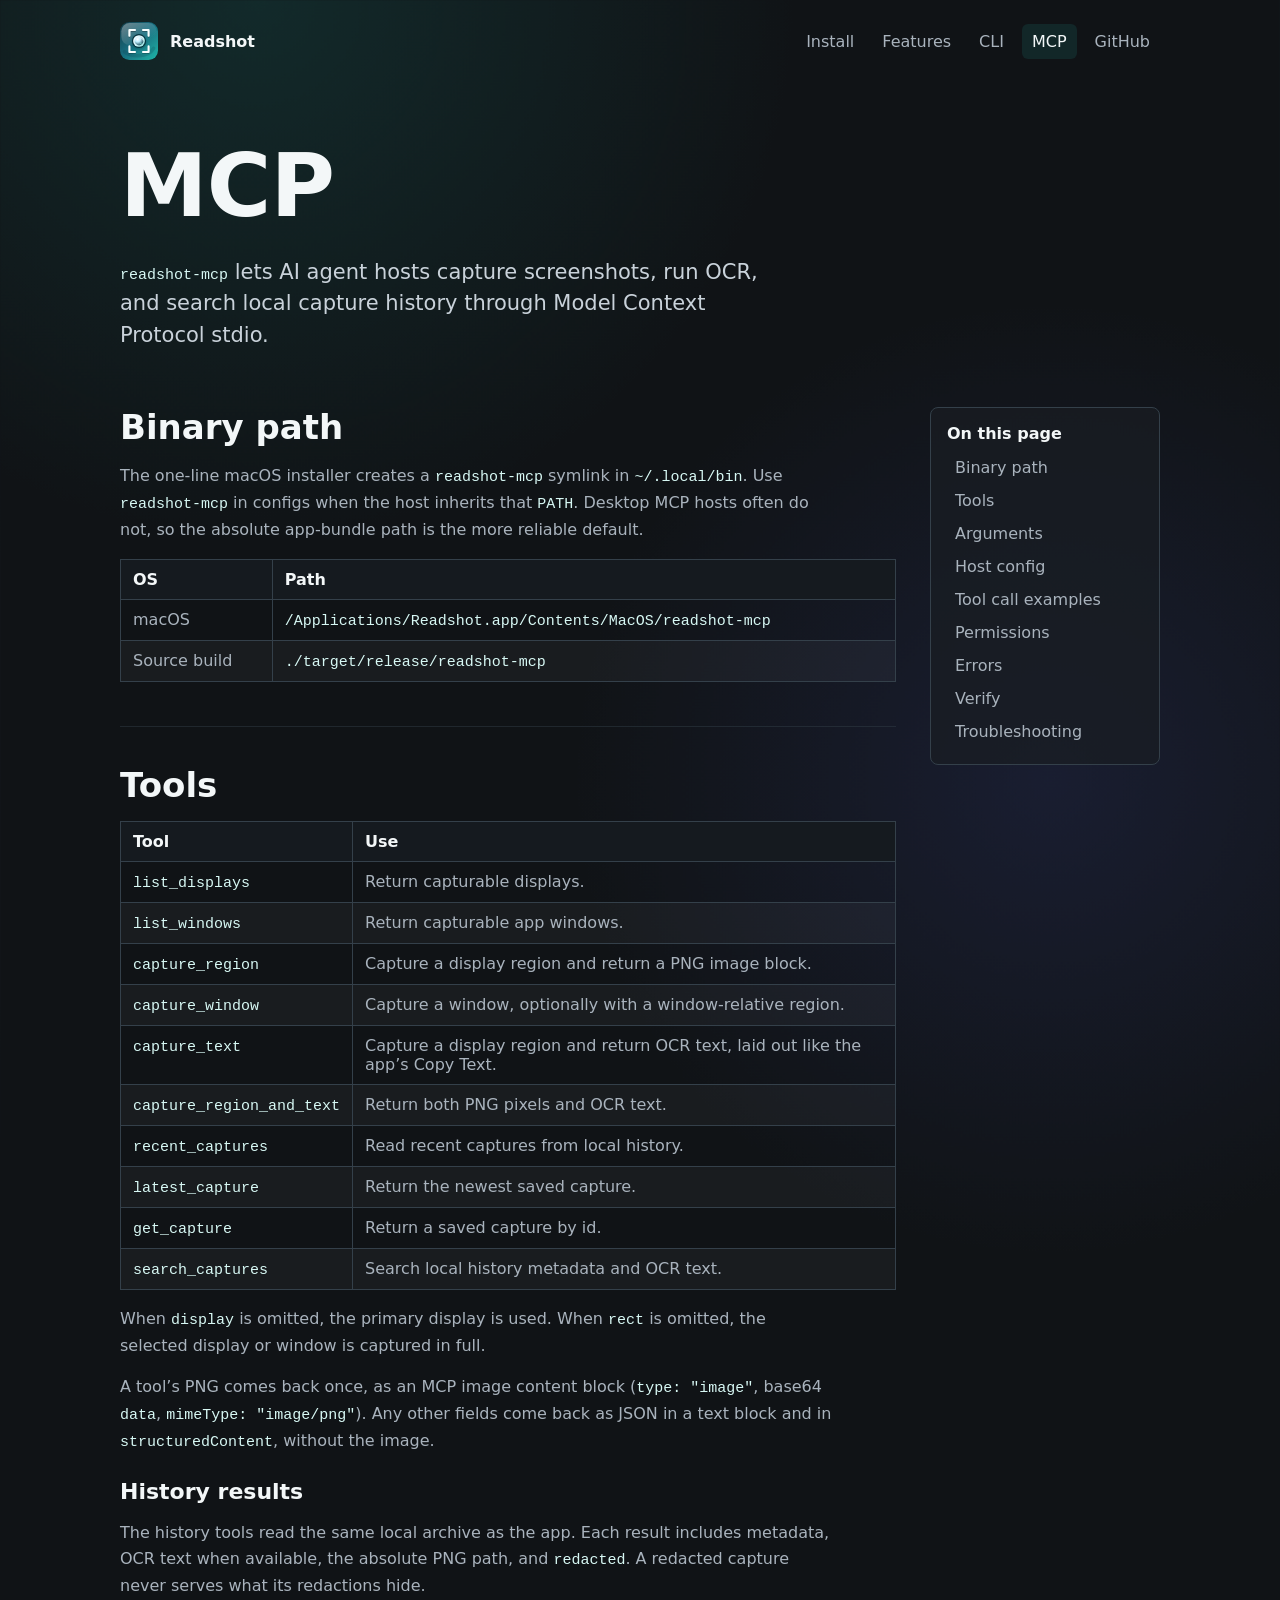
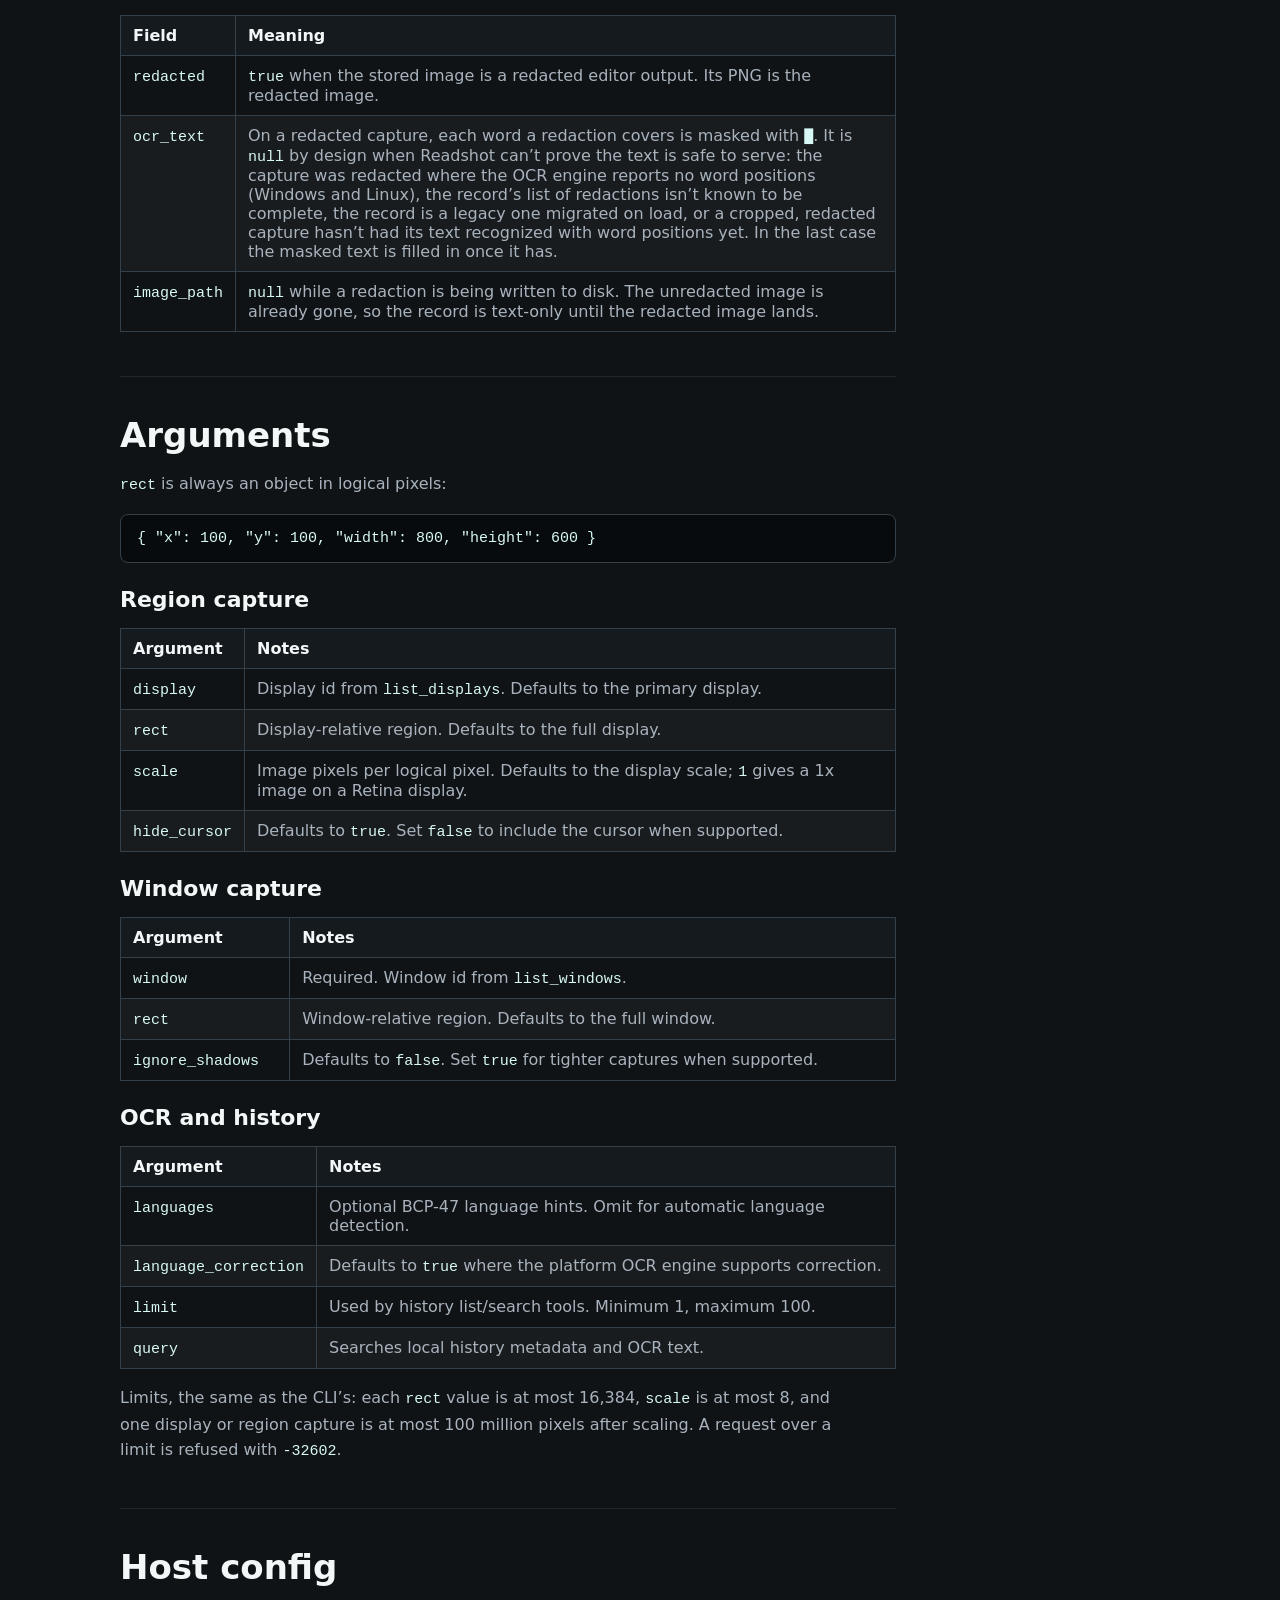
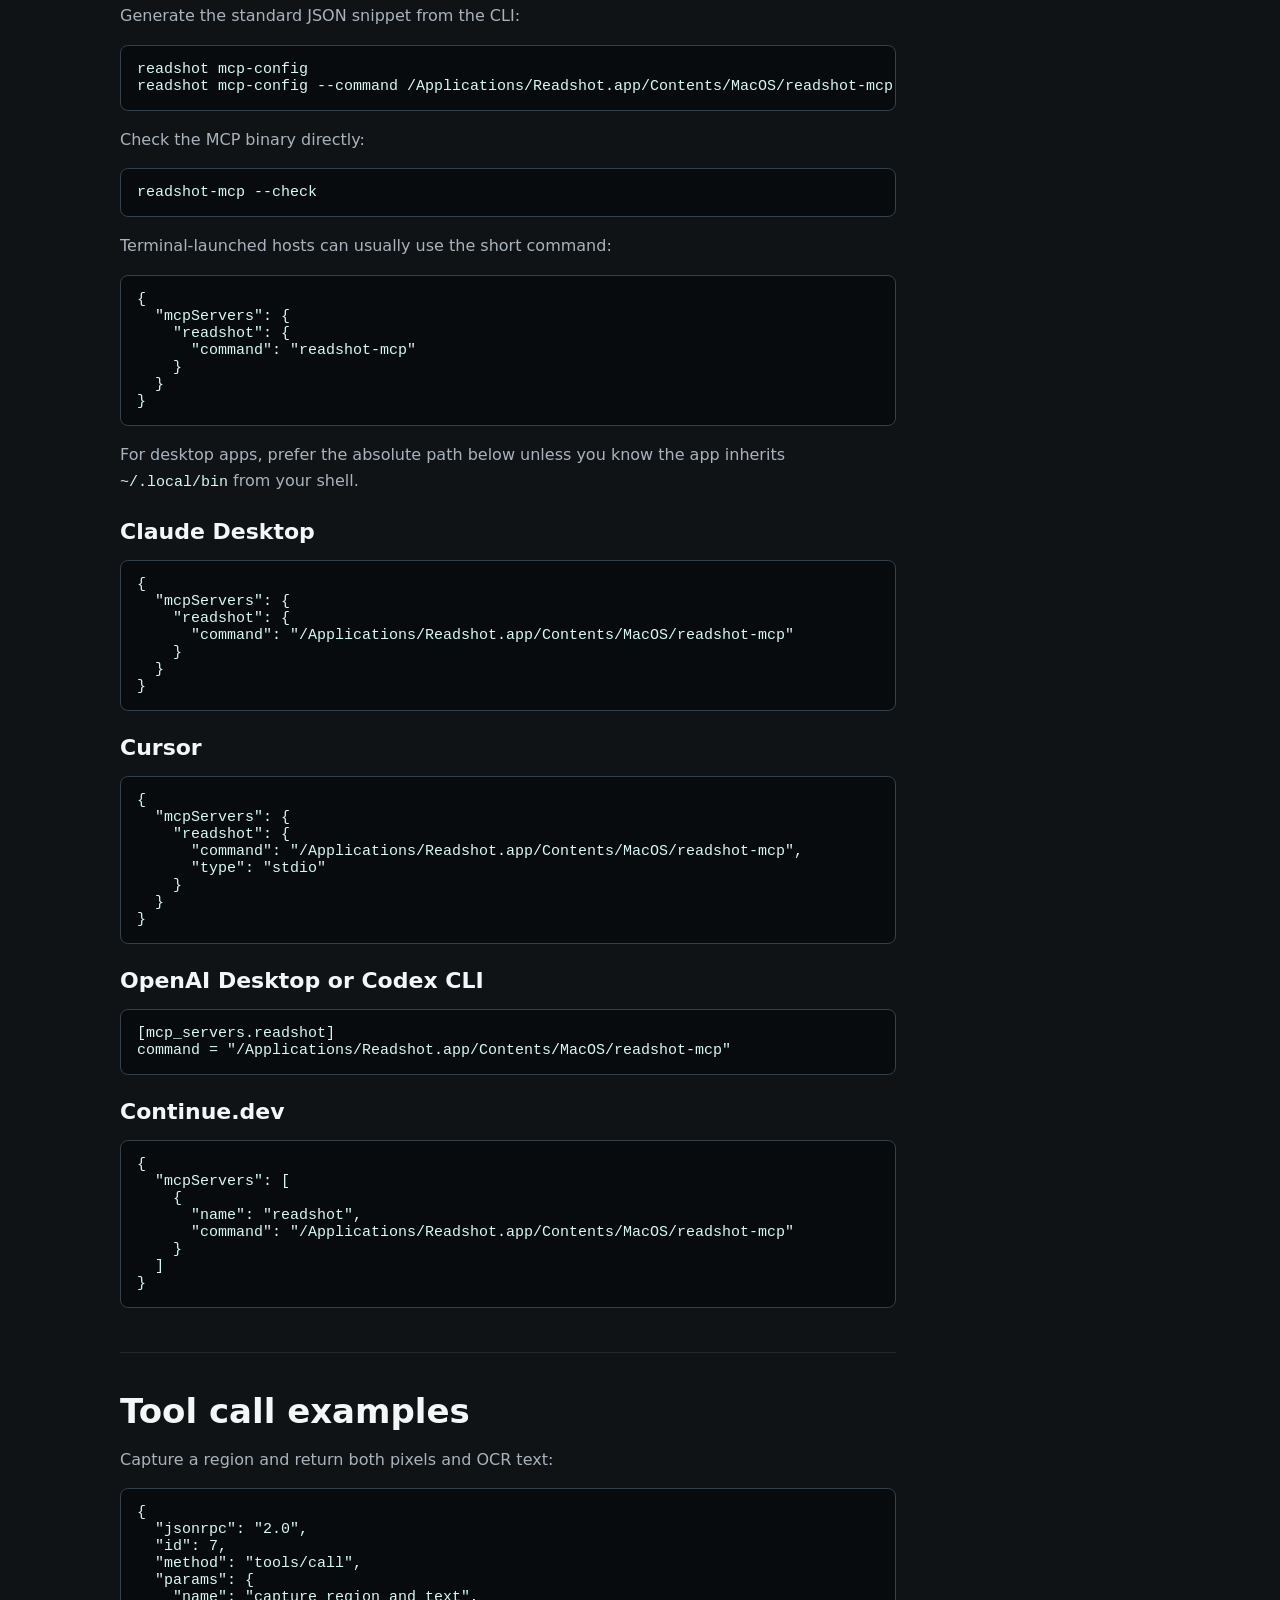
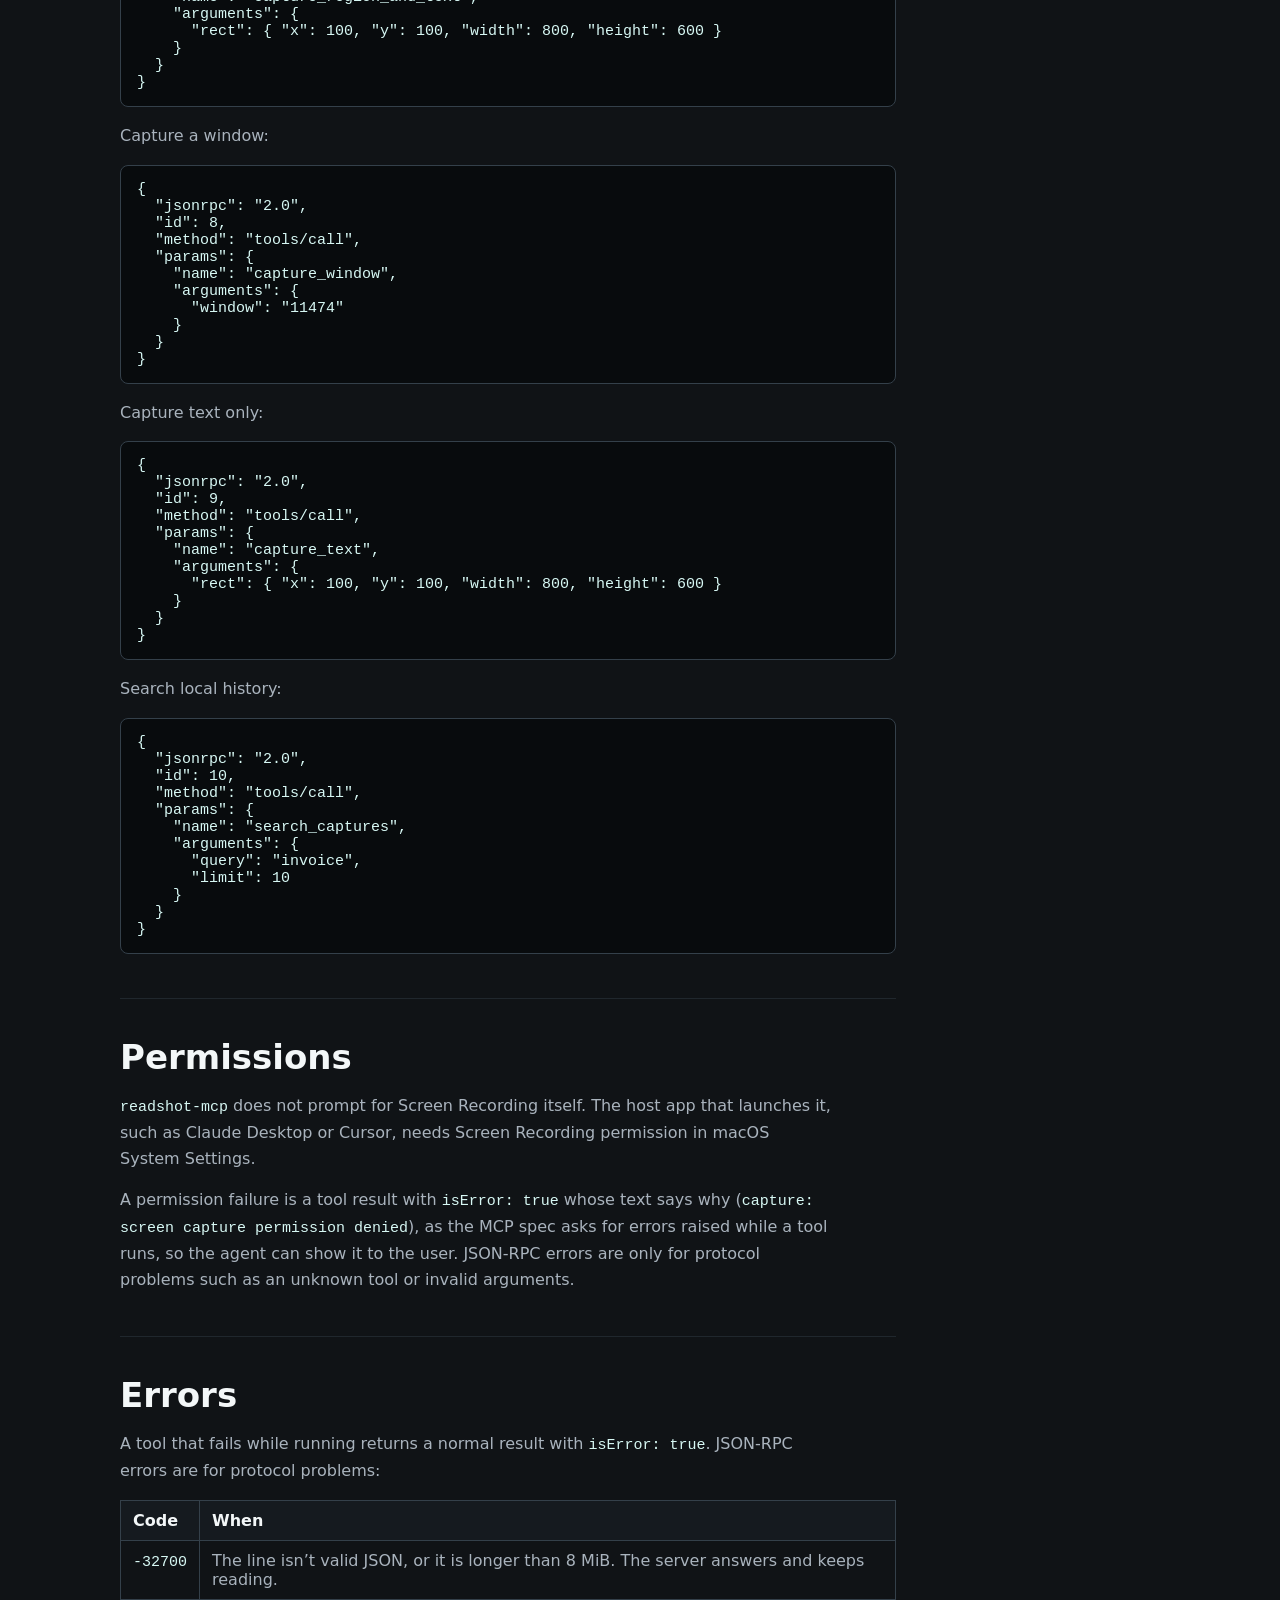
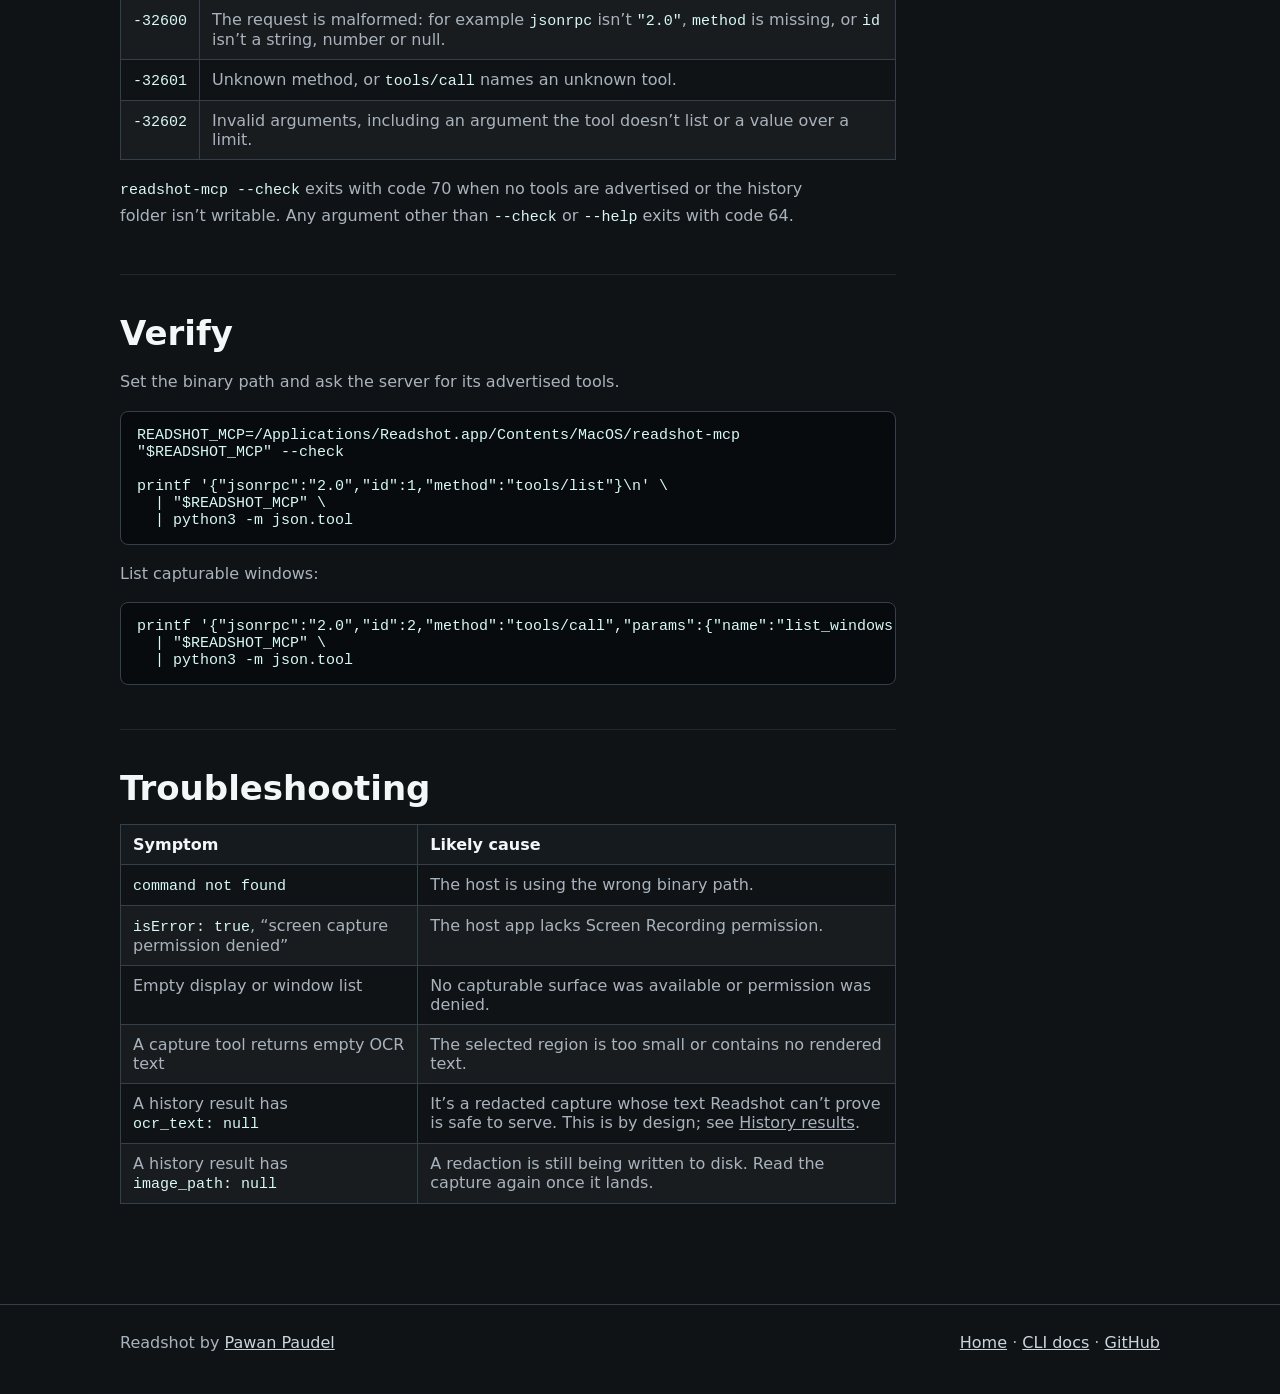
<file: site/mcp.html>
<!doctype html>
<html lang="en">
  <head>
    <meta charset="utf-8" />
    <meta name="viewport" content="width=device-width, initial-scale=1" />
    <title>Readshot MCP</title>
    <meta
      name="description"
      content="Readshot MCP documentation for connecting AI agent clients to local screenshot and OCR tools."
    />
    <meta property="og:title" content="Readshot MCP" />
    <meta
      property="og:description"
      content="Expose local screenshot capture, OCR, and history search to AI agent clients through MCP."
    />
    <meta property="og:type" content="website" />
    <meta property="og:url" content="https://readshot.pawanpaudel.com.np/mcp.html" />
    <meta name="theme-color" content="#123b48" />
    <meta property="og:image" content="https://readshot.pawanpaudel.com.np/og-image.png" />
    <meta property="og:image:width" content="1200" />
    <meta property="og:image:height" content="630" />
    <meta property="og:image:alt" content="The Readshot app icon beside the Readshot wordmark" />
    <meta name="twitter:card" content="summary_large_image" />
    <meta name="twitter:image" content="https://readshot.pawanpaudel.com.np/og-image.png" />
    <link rel="icon" href="favicon.ico" sizes="16x16 32x32 48x48" />
    <link rel="icon" href="favicon.svg" type="image/svg+xml" />
    <link rel="apple-touch-icon" href="apple-touch-icon.png" />
    <link rel="manifest" href="site.webmanifest" />
    <link rel="stylesheet" href="styles.css" />
  </head>
  <body>
    <a class="skip-link" href="#main">Skip to content</a>
    <header class="shell">
      <nav class="nav" aria-label="Main navigation">
        <a class="brand" href="index.html">
          <span class="brand-mark" aria-hidden="true">
            <img src="favicon.svg" width="38" height="38" alt="" decoding="async" />
          </span>
          <span>Readshot</span>
        </a>
        <div class="nav-links">
          <a href="index.html">Install</a>
          <a href="index.html#features">Features</a>
          <a href="cli.html">CLI</a>
          <a href="mcp.html" aria-current="page">MCP</a>
          <a href="https://github.com/pawanpaudel93/readshot">GitHub</a>
        </div>
      </nav>
    </header>

    <main id="main">
      <section class="shell hero compact">
        <div class="hero-inner">
          <h1>MCP</h1>
          <p class="hero-copy">
            <code translate="no">readshot-mcp</code> lets AI agent hosts capture screenshots,
            run OCR, and search local capture history through Model Context Protocol stdio.
          </p>
        </div>
      </section>

      <div class="shell doc-layout">
        <aside class="doc-nav" aria-label="MCP sections">
          <strong>On this page</strong>
          <div class="doc-nav-links">
          <a href="#binary">Binary path</a>
          <a href="#tools">Tools</a>
          <a href="#arguments">Arguments</a>
          <a href="#host-config">Host config</a>
          <a href="#tool-calls">Tool call examples</a>
          <a href="#permissions">Permissions</a>
          <a href="#errors">Errors</a>
          <a href="#verify">Verify</a>
          <a href="#troubleshooting">Troubleshooting</a>
          </div>
        </aside>

        <article class="doc-main">
          <section class="doc-section" id="binary">
            <h2>Binary path</h2>
            <p>
              The one-line macOS installer creates a
              <code translate="no">readshot-mcp</code> symlink in
              <code translate="no">~/.local/bin</code>. Use
              <code translate="no">readshot-mcp</code> in configs when the host inherits
              that <code>PATH</code>. Desktop MCP hosts often do not, so the absolute
              app-bundle path is the more reliable default.
            </p>
            <table class="data-table">
              <thead>
                <tr>
                  <th>OS</th>
                  <th>Path</th>
                </tr>
              </thead>
              <tbody>
                <tr>
                  <td>macOS</td>
                  <td><code translate="no">/Applications/<wbr />Readshot.app/<wbr />Contents/<wbr />MacOS/<wbr />readshot-mcp</code></td>
                </tr>
                <tr>
                  <td>Source build</td>
                  <td><code translate="no">./target/release/readshot-mcp</code></td>
                </tr>
              </tbody>
            </table>
          </section>

          <section class="doc-section" id="tools">
            <h2>Tools</h2>
            <table class="data-table">
              <thead>
                <tr>
                  <th>Tool</th>
                  <th>Use</th>
                </tr>
              </thead>
              <tbody>
                <tr>
                  <td><code translate="no">list_displays</code></td>
                  <td>Return capturable displays.</td>
                </tr>
                <tr>
                  <td><code translate="no">list_windows</code></td>
                  <td>Return capturable app windows.</td>
                </tr>
                <tr>
                  <td><code translate="no">capture_region</code></td>
                  <td>Capture a display region and return a PNG image block.</td>
                </tr>
                <tr>
                  <td><code translate="no">capture_window</code></td>
                  <td>Capture a window, optionally with a window-relative region.</td>
                </tr>
                <tr>
                  <td><code translate="no">capture_text</code></td>
                  <td>Capture a display region and return OCR text, laid out like the app’s Copy Text.</td>
                </tr>
                <tr>
                  <td><code translate="no">capture_region_and_text</code></td>
                  <td>Return both PNG pixels and OCR text.</td>
                </tr>
                <tr>
                  <td><code translate="no">recent_captures</code></td>
                  <td>Read recent captures from local history.</td>
                </tr>
                <tr>
                  <td><code translate="no">latest_capture</code></td>
                  <td>Return the newest saved capture.</td>
                </tr>
                <tr>
                  <td><code translate="no">get_capture</code></td>
                  <td>Return a saved capture by id.</td>
                </tr>
                <tr>
                  <td><code translate="no">search_captures</code></td>
                  <td>Search local history metadata and OCR text.</td>
                </tr>
              </tbody>
            </table>
            <p>
              When <code translate="no">display</code> is omitted, the primary display is used.
              When <code translate="no">rect</code> is omitted, the selected display or window is captured in full.
            </p>

            <p>
              A tool’s PNG comes back once, as an MCP image content block
              (<code translate="no">type: "image"</code>, base64 <code translate="no">data</code>,
              <code translate="no">mimeType: "image/png"</code>). Any other fields come back as JSON in a
              text block and in <code translate="no">structuredContent</code>, without the image.
            </p>
            <h3 id="history-results">History results</h3>
            <p>
              The history tools read the same local archive as the app. Each result includes
              metadata, OCR text when available, the absolute PNG path, and
              <code translate="no">redacted</code>. A redacted capture never serves what its
              redactions hide.
            </p>
            <table class="data-table">
              <thead>
                <tr>
                  <th>Field</th>
                  <th>Meaning</th>
                </tr>
              </thead>
              <tbody>
                <tr>
                  <td><code translate="no">redacted</code></td>
                  <td><code translate="no">true</code> when the stored image is a redacted editor output. Its PNG is the redacted image.</td>
                </tr>
                <tr>
                  <td><code translate="no">ocr_text</code></td>
                  <td>
                    On a redacted capture, each word a redaction covers is masked with
                    <code translate="no">█</code>. It is <code translate="no">null</code> by design when
                    Readshot can’t prove the text is safe to serve: the capture was redacted where the
                    OCR engine reports no word positions (Windows and Linux), the record’s list of redactions
                    isn’t known to be complete, the record is a legacy one migrated on load, or a
                    cropped, redacted capture hasn’t had its text recognized with word positions yet.
                    In the last case the masked text is filled in once it has.
                  </td>
                </tr>
                <tr>
                  <td><code translate="no">image_path</code></td>
                  <td>
                    <code translate="no">null</code> while a redaction is being written to disk. The
                    unredacted image is already gone, so the record is text-only until the redacted
                    image lands.
                  </td>
                </tr>
              </tbody>
            </table>
          </section>

          <section class="doc-section" id="arguments">
            <h2>Arguments</h2>
            <p>
              <code translate="no">rect</code> is always an object in logical pixels:
            </p>
            <div class="code-panel">
              <pre><code translate="no">{ "x": 100, "y": 100, "width": 800, "height": 600 }</code></pre>
            </div>
            <h3>Region capture</h3>
            <table class="data-table">
              <thead>
                <tr>
                  <th>Argument</th>
                  <th>Notes</th>
                </tr>
              </thead>
              <tbody>
                <tr>
                  <td><code translate="no">display</code></td>
                  <td>Display id from <code translate="no">list_displays</code>. Defaults to the primary display.</td>
                </tr>
                <tr>
                  <td><code translate="no">rect</code></td>
                  <td>Display-relative region. Defaults to the full display.</td>
                </tr>
                <tr>
                  <td><code translate="no">scale</code></td>
                  <td>Image pixels per logical pixel. Defaults to the display scale; <code translate="no">1</code> gives a 1x image on a Retina display.</td>
                </tr>
                <tr>
                  <td><code translate="no">hide_cursor</code></td>
                  <td>Defaults to <code translate="no">true</code>. Set <code translate="no">false</code> to include the cursor when supported.</td>
                </tr>
              </tbody>
            </table>

            <h3>Window capture</h3>
            <table class="data-table">
              <thead>
                <tr>
                  <th>Argument</th>
                  <th>Notes</th>
                </tr>
              </thead>
              <tbody>
                <tr>
                  <td><code translate="no">window</code></td>
                  <td>Required. Window id from <code translate="no">list_windows</code>.</td>
                </tr>
                <tr>
                  <td><code translate="no">rect</code></td>
                  <td>Window-relative region. Defaults to the full window.</td>
                </tr>
                <tr>
                  <td><code translate="no">ignore_shadows</code></td>
                  <td>Defaults to <code translate="no">false</code>. Set <code translate="no">true</code> for tighter captures when supported.</td>
                </tr>
              </tbody>
            </table>

            <h3>OCR and history</h3>
            <table class="data-table">
              <thead>
                <tr>
                  <th>Argument</th>
                  <th>Notes</th>
                </tr>
              </thead>
              <tbody>
                <tr>
                  <td><code translate="no">languages</code></td>
                  <td>Optional BCP-47 language hints. Omit for automatic language detection.</td>
                </tr>
                <tr>
                  <td><code translate="no">language_correction</code></td>
                  <td>Defaults to <code translate="no">true</code> where the platform OCR engine supports correction.</td>
                </tr>
                <tr>
                  <td><code translate="no">limit</code></td>
                  <td>Used by history list/search tools. Minimum&nbsp;1, maximum&nbsp;100.</td>
                </tr>
                <tr>
                  <td><code translate="no">query</code></td>
                  <td>Searches local history metadata and OCR text.</td>
                </tr>
              </tbody>
            </table>
            <p>
              Limits, the same as the CLI’s: each <code translate="no">rect</code> value is at
              most 16,384, <code translate="no">scale</code> is at most 8, and one display or
              region capture is at most 100 million pixels after scaling. A request over a
              limit is refused with <code translate="no">-32602</code>.
            </p>
          </section>

          <section class="doc-section" id="host-config">
            <h2>Host config</h2>
            <p>
              Generate the standard JSON snippet from the CLI:
            </p>
            <div class="code-panel">
              <pre><code translate="no">readshot mcp-config
readshot mcp-config --command /Applications/Readshot.app/Contents/MacOS/readshot-mcp</code></pre>
            </div>
            <p>
              Check the MCP binary directly:
            </p>
            <div class="code-panel">
              <pre><code translate="no">readshot-mcp --check</code></pre>
            </div>
            <p>
              Terminal-launched hosts can usually use the short command:
            </p>
            <div class="code-panel">
              <pre><code translate="no">{
  "mcpServers": {
    "readshot": {
      "command": "readshot-mcp"
    }
  }
}</code></pre>
            </div>
            <p>
              For desktop apps, prefer the absolute path below unless you know the app
              inherits <code translate="no">~/.local/bin</code> from your shell.
            </p>
            <h3>Claude Desktop</h3>
            <div class="code-panel">
              <pre><code translate="no">{
  "mcpServers": {
    "readshot": {
      "command": "/Applications/Readshot.app/Contents/MacOS/readshot-mcp"
    }
  }
}</code></pre>
            </div>

            <h3>Cursor</h3>
            <div class="code-panel">
              <pre><code translate="no">{
  "mcpServers": {
    "readshot": {
      "command": "/Applications/Readshot.app/Contents/MacOS/readshot-mcp",
      "type": "stdio"
    }
  }
}</code></pre>
            </div>

            <h3>OpenAI Desktop or Codex CLI</h3>
            <div class="code-panel">
              <pre><code translate="no">[mcp_servers.readshot]
command = "/Applications/Readshot.app/Contents/MacOS/readshot-mcp"</code></pre>
            </div>

            <h3>Continue.dev</h3>
            <div class="code-panel">
              <pre><code translate="no">{
  "mcpServers": [
    {
      "name": "readshot",
      "command": "/Applications/Readshot.app/Contents/MacOS/readshot-mcp"
    }
  ]
}</code></pre>
            </div>
          </section>

          <section class="doc-section" id="tool-calls">
            <h2>Tool call examples</h2>
            <p>Capture a region and return both pixels and OCR text:</p>
            <div class="code-panel">
              <pre><code translate="no">{
  "jsonrpc": "2.0",
  "id": 7,
  "method": "tools/call",
  "params": {
    "name": "capture_region_and_text",
    "arguments": {
      "rect": { "x": 100, "y": 100, "width": 800, "height": 600 }
    }
  }
}</code></pre>
            </div>
            <p>Capture a window:</p>
            <div class="code-panel">
              <pre><code translate="no">{
  "jsonrpc": "2.0",
  "id": 8,
  "method": "tools/call",
  "params": {
    "name": "capture_window",
    "arguments": {
      "window": "11474"
    }
  }
}</code></pre>
            </div>
            <p>Capture text only:</p>
            <div class="code-panel">
              <pre><code translate="no">{
  "jsonrpc": "2.0",
  "id": 9,
  "method": "tools/call",
  "params": {
    "name": "capture_text",
    "arguments": {
      "rect": { "x": 100, "y": 100, "width": 800, "height": 600 }
    }
  }
}</code></pre>
            </div>
            <p>Search local history:</p>
            <div class="code-panel">
              <pre><code translate="no">{
  "jsonrpc": "2.0",
  "id": 10,
  "method": "tools/call",
  "params": {
    "name": "search_captures",
    "arguments": {
      "query": "invoice",
      "limit": 10
    }
  }
}</code></pre>
            </div>
          </section>

          <section class="doc-section" id="permissions">
            <h2>Permissions</h2>
            <p>
              <code translate="no">readshot-mcp</code> does not prompt for Screen Recording itself.
              The host app that launches it, such as Claude Desktop or Cursor, needs Screen
              Recording permission in macOS System Settings.
            </p>
            <p>
              A permission failure is a tool result with
              <code translate="no">isError: true</code> whose text says why
              (<code translate="no">capture: screen capture permission denied</code>), as the MCP spec
              asks for errors raised while a tool runs, so the agent can show it to the user.
              JSON-RPC errors are only for protocol problems such as an unknown tool or invalid arguments.
            </p>
          </section>

          <section class="doc-section" id="errors">
            <h2>Errors</h2>
            <p>
              A tool that fails while running returns a normal result with
              <code translate="no">isError: true</code>. JSON-RPC errors are for protocol problems:
            </p>
            <table class="data-table">
              <thead>
                <tr>
                  <th>Code</th>
                  <th>When</th>
                </tr>
              </thead>
              <tbody>
                <tr>
                  <td><code translate="no">-32700</code></td>
                  <td>The line isn’t valid JSON, or it is longer than 8&nbsp;MiB. The server answers and keeps reading.</td>
                </tr>
                <tr>
                  <td><code translate="no">-32600</code></td>
                  <td>The request is malformed: for example <code translate="no">jsonrpc</code> isn’t <code translate="no">"2.0"</code>, <code translate="no">method</code> is missing, or <code translate="no">id</code> isn’t a string, number or null.</td>
                </tr>
                <tr>
                  <td><code translate="no">-32601</code></td>
                  <td>Unknown method, or <code translate="no">tools/call</code> names an unknown tool.</td>
                </tr>
                <tr>
                  <td><code translate="no">-32602</code></td>
                  <td>Invalid arguments, including an argument the tool doesn’t list or a value over a limit.</td>
                </tr>
              </tbody>
            </table>
            <p>
              <code translate="no">readshot-mcp --check</code> exits with code 70 when no tools are
              advertised or the history folder isn’t writable. Any argument other than
              <code translate="no">--check</code> or <code translate="no">--help</code> exits with code 64.
            </p>
          </section>

          <section class="doc-section" id="verify">
            <h2>Verify</h2>
            <p>Set the binary path and ask the server for its advertised tools.</p>
            <div class="code-panel">
              <pre><code translate="no">READSHOT_MCP=/Applications/Readshot.app/Contents/MacOS/readshot-mcp
"$READSHOT_MCP" --check

printf '{"jsonrpc":"2.0","id":1,"method":"tools/list"}\n' \
  | "$READSHOT_MCP" \
  | python3 -m json.tool</code></pre>
            </div>
            <p>List capturable windows:</p>
            <div class="code-panel">
              <pre><code translate="no">printf '{"jsonrpc":"2.0","id":2,"method":"tools/call","params":{"name":"list_windows","arguments":{}}}\n' \
  | "$READSHOT_MCP" \
  | python3 -m json.tool</code></pre>
            </div>
          </section>

          <section class="doc-section" id="troubleshooting">
            <h2>Troubleshooting</h2>
            <table class="data-table">
              <thead>
                <tr>
                  <th>Symptom</th>
                  <th>Likely cause</th>
                </tr>
              </thead>
              <tbody>
                <tr>
                  <td><code translate="no">command not found</code></td>
                  <td>The host is using the wrong binary path.</td>
                </tr>
                <tr>
                  <td><code translate="no">isError: true</code>, “screen capture permission denied”</td>
                  <td>The host app lacks Screen Recording permission.</td>
                </tr>
                <tr>
                  <td>Empty display or window list</td>
                  <td>No capturable surface was available or permission was denied.</td>
                </tr>
                <tr>
                  <td>A capture tool returns empty OCR text</td>
                  <td>The selected region is too small or contains no rendered text.</td>
                </tr>
                <tr>
                  <td>A history result has <code translate="no">ocr_text: null</code></td>
                  <td>
                    It’s a redacted capture whose text Readshot can’t prove is safe to serve. This is
                    by design; see <a href="#history-results">History results</a>.
                  </td>
                </tr>
                <tr>
                  <td>A history result has <code translate="no">image_path: null</code></td>
                  <td>A redaction is still being written to disk. Read the capture again once it lands.</td>
                </tr>
              </tbody>
            </table>
          </section>
        </article>

      </div>
      <span class="copy-status" aria-live="polite"></span>
    </main>

    <footer>
      <div class="shell">
        <span>Readshot by <a href="https://github.com/pawanpaudel93">Pawan Paudel</a></span>
        <span>
          <a href="index.html">Home</a>
          ·
          <a href="cli.html">CLI docs</a>
          ·
          <a href="https://github.com/pawanpaudel93/readshot">GitHub</a>
        </span>
      </div>
    </footer>
    <script src="script.js"></script>
  </body>
</html>
</file>
<file: site/styles.css>
:root {
  color-scheme: dark;
  --bg: #101316;
  --panel: #191e23;
  --panel-soft: #151a1f;
  --line: #34404a;
  --text: #f3f7f8;
  --muted: #a9b3bd;
  --teal: #21b6a8;
  /* Brighter teal reserved for text-on-dark uses (eyebrow, inline
     links) where the button-fill teal falls below 4.5:1. */
  --teal-text: #5be0d0;
  --blue: #5c6af2;
  /* Stronger line for standalone UI-control boundaries that need the
     3:1 minimum; --line (1.76:1) is fine for cards/tables but not for
     an interactive control's only edge. #5b6b78 is 3.39:1 on --bg. */
  --control-border: #5b6b78;
  /* Error text: 9.17:1 on --bg, 8.26:1 on --panel, 9.72:1 on the
     #080b0d command well. */
  --danger-text: #ff9b8f;
  font-family:
    ui-sans-serif, system-ui, -apple-system, BlinkMacSystemFont,
    "Segoe UI", sans-serif;
}

* {
  box-sizing: border-box;
}

html {
  background: var(--bg);
  scroll-behavior: smooth;
}

body {
  margin: 0;
  background:
    radial-gradient(circle at 20% 0%, rgba(33, 182, 168, 0.14), transparent 34rem),
    radial-gradient(circle at 82% 10%, rgba(92, 106, 242, 0.12), transparent 30rem),
    var(--bg);
  color: var(--text);
  overflow-x: hidden;
  -webkit-tap-highlight-color: rgba(33, 182, 168, 0.24);
}

/* These draw their own pressed and copied states; the tap flash
   would double them. */
.button,
.copy-button {
  -webkit-tap-highlight-color: transparent;
}

a {
  color: inherit;
}

a,
.button,
.copy-button {
  touch-action: manipulation;
}

a:focus-visible,
.button:focus-visible,
.copy-button:focus-visible {
  border-radius: 7px;
  outline: 2px solid var(--teal);
  outline-offset: 3px;
}

.skip-link {
  background: var(--teal);
  border-radius: 7px;
  color: #062b32;
  font-weight: 700;
  left: 16px;
  padding: 10px 14px;
  position: absolute;
  text-decoration: none;
  top: 14px;
  transform: translateY(-160%);
  transition: transform 160ms ease;
  z-index: 10;
}

.skip-link:focus-visible {
  transform: translateY(0);
}

.shell {
  margin: 0 auto;
  width: min(1040px, calc(100% - 32px));
}

.nav {
  align-items: center;
  display: flex;
  gap: 20px;
  justify-content: space-between;
  padding: 22px 0;
}

.brand {
  align-items: center;
  display: inline-flex;
  font-weight: 700;
  gap: 12px;
  text-decoration: none;
}

.brand-mark {
  display: grid;
  height: 38px;
  place-items: center;
  width: 38px;
}

.brand-mark img {
  display: block;
  height: 38px;
  width: 38px;
}

.nav-links {
  align-items: center;
  display: flex;
  gap: 8px;
}

.nav-links a {
  border-radius: 6px;
  color: var(--muted);
  padding: 8px 10px;
  text-decoration: none;
}

@media (hover: hover) {
  .nav-links a:hover {
    background: rgba(255, 255, 255, 0.06);
    color: var(--text);
  }
}

.nav-links a[aria-current="page"] {
  background: rgba(33, 182, 168, 0.12);
  color: var(--text);
}

#install,
#features,
.doc-section {
  /* Anchor jumps land below the nav with breathing room. */
  scroll-margin-top: 80px;
}

.hero {
  padding: 56px 0 52px;
}

.hero.compact {
  padding-bottom: 28px;
}

.hero-inner {
  max-width: 760px;
}

.eyebrow {
  color: var(--teal-text);
  font-size: 0.8125rem;
  font-weight: 800;
  letter-spacing: 0.08em;
  margin: 0 0 14px;
  text-transform: uppercase;
}

/* Large headings can hold a single word wider than a 320px column at
   200% text ("Automation" at 60px); break it instead of overflowing. */
h2,
h3 {
  overflow-wrap: break-word;
}

h1 {
  font-size: clamp(3.25rem, 9vw, 5.5rem);
  letter-spacing: -0.01em;
  line-height: 1.1;
  /* The rem minimum grows with the reader's default font size; at a
     larger default and 320px a long word like "Screenshots" can be
     wider than the column. Break it rather than let the body's
     overflow-x clip it (hyphenated only on narrow screens, below). */
  overflow-wrap: break-word;
  margin: 0 0 22px;
  text-wrap: balance;
}

.hero-split h1 {
  font-size: clamp(2.5rem, 5.4vw, 4rem);
  letter-spacing: -0.02em;
  line-height: 1.1;
}

.hero-copy {
  color: #c9d2da;
  font-size: 1.3125rem;
  line-height: 1.5;
  margin: 0 0 28px;
  max-width: 680px;
  text-wrap: pretty;
}

.actions {
  align-items: center;
  display: flex;
  flex-wrap: wrap;
  gap: 12px;
}

.button {
  align-items: center;
  border: 1px solid transparent;
  border-radius: 7px;
  display: inline-flex;
  font-weight: 700;
  min-height: 44px;
  padding: 0 16px;
  text-decoration: none;
  transition:
    filter 180ms ease,
    transform 120ms ease,
    box-shadow 180ms ease;
}

.button.primary {
  background: var(--teal);
  color: #062b32;
}

.button.secondary {
  border-color: var(--control-border);
  color: var(--text);
}

@media (hover: hover) {
  .button:hover {
    filter: brightness(1.06);
  }
}

.button:active {
  transform: translateY(1px);
}

.button.primary:focus-visible {
  /* The shared focus outline is teal-on-teal against this fill, so
     swap the outline to high-contrast white and add an inner ring
     for double-indicator visibility. */
  outline-color: var(--text);
  box-shadow: inset 0 0 0 2px #062b32;
}

.install {
  container-type: inline-size;
  margin-top: 22px;
  max-width: 760px;
}


.command,
.terminal {
  background: #080b0d;
  border: 1px solid var(--line);
  border-radius: 8px;
  padding: 15px 16px;
  scrollbar-width: thin;
}

.command {
  align-items: center;
  display: grid;
  gap: 12px;
  grid-template-columns: minmax(0, 1fr) auto;
}

.terminal {
  margin: 16px 0 0;
  overflow-x: auto;
}

pre.terminal code {
  display: block;
  font-size: 0.875rem;
  line-height: 1.6;
  white-space: pre;
}

code {
  color: #d7f8f4;
  font-family:
    "SFMono-Regular", "SF Mono", Consolas, "Liberation Mono", monospace;
  font-size: 0.9375rem;
  font-variant-numeric: tabular-nums;
}

.command code,
.terminal code {
  display: block;
  overflow-x: auto;
  scrollbar-width: thin;
  white-space: nowrap;
}

.command .mobile-command {
  display: none;
}

.copy-button {
  background: transparent;
  border: 1px solid var(--control-border);
  border-radius: 7px;
  color: var(--text);
  cursor: pointer;
  /* Grid so the copy and check icons stack in one cell and cross-fade. */
  display: inline-grid;
  height: 44px;
  padding: 0;
  place-content: center;
  place-items: center;
  transition:
    background 180ms ease,
    border-color 180ms ease,
    color 180ms ease;
  width: 44px;
}

@media (hover: hover) {
  .copy-button:hover {
    background: rgba(255, 255, 255, 0.06);
  }
}

.copy-button svg {
  /* Both icons share the single grid cell so they overlap and swap by
     opacity/scale/blur rather than display, enabling a cross-fade. */
  grid-area: 1 / 1;
  height: 18px;
  width: 18px;
}

.copy-button .copy-icon,
.copy-button .check-icon {
  transition:
    opacity 300ms cubic-bezier(0.2, 0, 0, 1),
    transform 300ms cubic-bezier(0.2, 0, 0, 1),
    filter 300ms cubic-bezier(0.2, 0, 0, 1);
}

.copy-button .check-icon {
  filter: blur(4px);
  opacity: 0;
  transform: scale(0.25);
}

.copy-button.is-copied {
  border-color: rgba(33, 182, 168, 0.75);
  color: var(--teal);
}

.copy-button.is-copied .copy-icon {
  filter: blur(4px);
  opacity: 0;
  transform: scale(0.25);
}

.copy-button.is-copied .check-icon {
  filter: blur(0);
  opacity: 1;
  transform: scale(1);
}

.copy-button.is-failed {
  border-color: var(--danger-text);
}

/* Doubled class outranks `.doc-section p` (muted) on the doc pages. */
.copy-error.copy-error {
  color: var(--danger-text);
  font-size: 0.875rem;
  line-height: 1.5;
  margin: 8px 0 0;
}

.copy-status {
  /* Standard sr-only pattern — keeps the live region announcable
     without leaving a 1×1 element that can break sticky layouts. */
  border: 0;
  clip: rect(0 0 0 0);
  clip-path: inset(50%);
  height: 1px;
  margin: -1px;
  overflow: hidden;
  padding: 0;
  position: absolute;
  white-space: nowrap;
  width: 1px;
}

.section {
  padding: 44px 0;
}

.section h2,
.doc-section h2 {
  font-size: 2.125rem;
  letter-spacing: 0;
  margin: 0 0 22px;
  text-wrap: balance;
}

.grid {
  display: grid;
  gap: 14px;
  grid-template-columns: repeat(3, minmax(0, 1fr));
}

.grid.two {
  grid-template-columns: repeat(2, minmax(0, 1fr));
}

.card {
  background: var(--panel);
  border: 1px solid var(--line);
  border-radius: 8px;
  min-width: 0;
  padding: 22px;
}

.card strong,
.card h3 {
  display: block;
  font-size: 1.125rem;
  margin: 0 0 9px;
}

.card h3 {
  font-size: 1.375rem;
}

.card p,
.doc-section p {
  color: var(--muted);
  line-height: 1.6;
  text-wrap: pretty;
}

.doc-section p {
  /* Cap measure for readability on wide viewports. */
  max-width: 70ch;
}

.card p {
  margin: 0;
}

.card-action {
  margin-top: 16px !important;
}

.card-action a,
.inline-link {
  color: var(--teal-text);
  font-weight: 700;
}

.card-action a {
  border-radius: 6px;
  display: inline-flex;
  padding: 6px 0;
  text-decoration-thickness: 1px;
  text-underline-offset: 4px;
}

.compact-list {
  color: var(--muted);
  line-height: 1.55;
  margin: 14px 0 0;
  padding-left: 18px;
}

.doc-layout {
  display: grid;
  gap: 34px;
  grid-template-columns: minmax(0, 1fr) 230px;
  padding-bottom: 56px;
}

.doc-main {
  grid-column: 1;
  grid-row: 1;
  min-width: 0;
}

.doc-nav {
  align-self: start;
  grid-column: 2;
  grid-row: 1;
  background: rgba(25, 30, 35, 0.72);
  border: 1px solid var(--line);
  border-radius: 8px;
  padding: 16px;
  position: sticky;
  top: 18px;
}

.doc-nav strong {
  display: block;
  margin-bottom: 8px;
}

.doc-nav a {
  border-radius: 6px;
  color: var(--muted);
  display: block;
  padding: 7px 8px;
  text-decoration: none;
}

@media (hover: hover) {
  .doc-nav a:hover {
    background: rgba(255, 255, 255, 0.06);
    color: var(--text);
  }
}

.doc-section {
  margin-bottom: 44px;
}

.doc-section h2 {
  margin-bottom: 12px;
}

.doc-section h3 {
  font-size: 1.375rem;
  margin: 24px 0 10px;
}

.doc-section + .doc-section {
  border-top: 1px solid rgba(52, 64, 74, 0.45);
  padding-top: 38px;
}

.code-panel {
  background: #080b0d;
  border: 1px solid var(--line);
  border-radius: 8px;
  margin: 16px 0;
  max-width: 100%;
  overflow: hidden;
}

.code-panel-header {
  align-items: center;
  border-bottom: 1px solid rgba(52, 64, 74, 0.82);
  color: var(--muted);
  display: flex;
  font-size: 0.8125rem;
  justify-content: space-between;
  min-height: 42px;
  padding: 0 10px 0 15px;
}

.code-panel pre {
  margin: 0;
  max-width: 100%;
  overflow-x: auto;
  padding: 15px 16px;
  scrollbar-width: thin;
}

.code-panel code {
  white-space: pre;
}

.data-table {
  border-collapse: collapse;
  color: var(--muted);
  margin: 16px 0;
  width: 100%;
}

.data-table th,
.data-table td {
  border: 1px solid var(--line);
  padding: 10px 12px;
  text-align: left;
  vertical-align: top;
}

.data-table tbody tr:nth-child(even) {
  background: rgba(255, 255, 255, 0.04);
}

.data-table th {
  background: var(--panel-soft);
  color: var(--text);
}

.data-table code {
  white-space: nowrap;
}

footer {
  border-top: 1px solid var(--line);
  color: var(--muted);
  padding: 28px 0 42px;
}

footer .shell {
  display: flex;
  flex-wrap: wrap;
  gap: 12px;
  justify-content: space-between;
}

footer a {
  color: #cbd5dd;
}


/* ---- Home hero: copy on the left, the capture demo on the right ---- */

.hero-split {
  align-items: center;
  display: grid;
  gap: 48px;
  grid-template-columns: minmax(0, 1.05fr) minmax(0, 0.95fr);
}

.requirements {
  color: var(--muted);
  font-size: 0.875rem;
  margin: 14px 0 0;
}

.install-label {
  color: var(--muted);
  font-size: 0.875rem;
  margin: 0 0 8px;
}

.sr-only {
  border: 0;
  clip: rect(0 0 0 0);
  clip-path: inset(50%);
  height: 1px;
  margin: -1px;
  overflow: hidden;
  padding: 0;
  position: absolute;
  white-space: nowrap;
  width: 1px;
}

.demo {
  margin: 0;
  position: relative;
}

.demo-screen {
  background: #eef2f4;
  border-radius: 10px;
  box-shadow: 0 30px 60px -30px rgba(0, 0, 0, 0.8);
  color: #1d2730;
  overflow: hidden;
}

.demo-bar {
  background: #dfe5e9;
  display: flex;
  gap: 6px;
  padding: 10px 12px;
}

.demo-bar span {
  background: #b9c3ca;
  border-radius: 50%;
  height: 10px;
  width: 10px;
}

.demo-slide {
  padding: 26px 26px 34px;
  position: relative;
}

.demo-slide-title {
  font-size: 1.25rem;
  font-weight: 800;
  margin: 0 0 14px;
}

.demo-line {
  font-size: 0.9375rem;
  line-height: 1.5;
  margin: 0 0 8px;
}

/* The selection mirrors Readshot's overlay: dashed teal outline,
   corner handles, and a size readout. It frames lines 1–2. */
.demo-selected {
  margin: 0 0 8px;
  position: relative;
}

.demo-selected .demo-line:last-of-type {
  margin-bottom: 0;
}

/* Sized from the lines it frames, so it stays aligned at any width. */
.demo-marquee {
  border: 2px dashed var(--teal);
  border-radius: 3px;
  box-shadow: 0 0 0 2000px rgba(8, 20, 26, 0.38);
  inset: -8px -10px;
  pointer-events: none;
  position: absolute;
  transform-origin: top left;
}

.demo-handle {
  background: #fff;
  border: 2px solid var(--teal);
  border-radius: 2px;
  height: 10px;
  position: absolute;
  width: 10px;
}

.demo-handle.tl { left: -6px; top: -6px; }
.demo-handle.tr { right: -6px; top: -6px; }
.demo-handle.bl { bottom: -6px; left: -6px; }
.demo-handle.br { bottom: -6px; right: -6px; }

.demo-size {
  background: var(--teal);
  border-radius: 5px;
  bottom: -30px;
  color: #062b32;
  font-size: 0.75rem;
  font-variant-numeric: tabular-nums;
  font-weight: 700;
  padding: 3px 7px;
  position: absolute;
  right: 0;
}

.demo-result {
  background: var(--panel);
  border: 1px solid rgba(33, 182, 168, 0.55);
  border-radius: 10px;
  box-shadow: 0 20px 40px -24px rgba(0, 0, 0, 0.9);
  margin: -26px 0 0 auto;
  padding: 14px 16px;
  position: relative;
  width: min(360px, 88%);
}

.demo-result-label {
  color: var(--teal-text);
  font-size: 0.8125rem;
  font-weight: 700;
  margin: 0 0 6px;
}

.demo-result-text {
  color: var(--text);
  font-size: 0.875rem;
  line-height: 1.55;
  margin: 0;
  user-select: text;
}

/* One orchestrated moment on load: the selection is drawn, then the
   recognized text arrives. Disabled for reduced motion below. */
@media (prefers-reduced-motion: no-preference) {
  .demo-marquee {
    animation: demo-draw 700ms cubic-bezier(0.2, 0.7, 0.2, 1) 300ms both;
  }

  .demo-size {
    animation: demo-fade 240ms ease 1000ms both;
  }

  .demo-result {
    animation: demo-arrive 420ms cubic-bezier(0.2, 0.7, 0.2, 1) 1250ms both;
  }
}

@keyframes demo-draw {
  from { opacity: 0.4; transform: scale(0.08, 0.3); }
  to { opacity: 1; transform: none; }
}

@keyframes demo-fade {
  from { opacity: 0; }
  to { opacity: 1; }
}

@keyframes demo-arrive {
  from { opacity: 0; transform: translateY(10px); }
  to { opacity: 1; transform: none; }
}

/* ---- Feature list: a two-column definition list, not a card grid ---- */

.feature-list {
  display: grid;
  gap: 0 48px;
  grid-template-columns: repeat(2, minmax(0, 1fr));
  margin: 0;
}

.feature-list > div {
  border-top: 1px solid var(--line);
  padding: 20px 0 24px;
}

.feature-list dt {
  font-size: 1.125rem;
  font-weight: 700;
  margin-bottom: 8px;
}

.feature-list dd {
  color: var(--muted);
  line-height: 1.6;
  margin: 0;
  max-width: 46ch;
}

@media (max-width: 900px) {
  /* Two automation cards are too narrow for their commands below this. */
  .grid.two {
    grid-template-columns: 1fr;
  }
}

@media (max-width: 860px) {
  .doc-layout {
    grid-template-columns: 1fr;
  }

  .doc-nav,
  .doc-main {
    grid-column: 1;
    grid-row: auto;
  }

  /* On narrow screens the page index sits above the content as a
     wrapping row of links rather than a tall list at the bottom. */
  .doc-nav {
    position: static;
  }

  .doc-nav nav,
  .doc-nav .doc-nav-links {
    display: flex;
    flex-wrap: wrap;
    gap: 4px;
  }

  .doc-nav a {
    background: rgba(255, 255, 255, 0.04);
    display: inline-flex;
  }

  .hero-split {
    gap: 36px;
    /* minmax(0, …): a bare 1fr's min-content floor kept the hero at
       ~440px at 320px with 200% text. */
    grid-template-columns: minmax(0, 1fr);
  }

  .demo {
    max-width: 520px;
  }
}

@media (max-width: 760px) {
  .nav {
    align-items: flex-start;
    flex-direction: column;
  }

  .nav-links {
    flex-wrap: wrap;
    row-gap: 4px;
  }

  .nav-links a {
    /* Bump mobile hit area to WCAG 2.5.5 minimum. */
    min-height: 44px;
    padding: 11px 12px;
    display: inline-flex;
    align-items: center;
  }

  .hero {
    padding: 36px 0 42px;
  }

  .hero.compact {
    padding-bottom: 18px;
  }

  .grid,
  .grid.two {
    grid-template-columns: 1fr;
  }

  footer .shell {
    flex-direction: column;
  }

  /* Every doc table is name → description. On phones each row stacks
     (name above description) instead of squeezing two columns. */
  .data-table,
  .data-table tbody,
  .data-table tr,
  .data-table td {
    display: block;
    width: 100%;
  }

  .data-table {
    border: 1px solid var(--line);
    border-radius: 8px;
    overflow: hidden;
  }

  .data-table thead {
    border: 0;
    clip: rect(0 0 0 0);
    clip-path: inset(50%);
    height: 1px;
    overflow: hidden;
    position: absolute;
    width: 1px;
  }

  .data-table tr + tr {
    border-top: 1px solid var(--line);
  }

  .data-table td {
    border: 0;
    padding: 4px 14px;
  }

  .data-table td:first-child {
    color: var(--text);
    font-weight: 600;
    padding-top: 12px;
  }

  .data-table td:last-child {
    padding-bottom: 12px;
  }

  .data-table code {
    overflow-wrap: anywhere;
    white-space: normal;
  }

  .feature-list {
    grid-template-columns: 1fr;
  }
}

@media (max-width: 480px) {
  /* Where a display word can outgrow the column, hyphenate the break. */
  h1,
  h2 {
    hyphens: auto;
  }

  .shell {
    width: min(100% - 32px, 1040px);
  }

  .demo-slide {
    padding: 20px 18px 30px;
  }

  .demo-line {
    font-size: 0.875rem;
  }

  /* h1 size handled by the clamp at the top-level rule — no need
     to override at this breakpoint. */

  .section h2,
  .doc-section h2 {
    font-size: 1.875rem;
  }

  .hero-copy {
    font-size: 1.125rem;
  }

  .doc-section {
    margin-bottom: 36px;
  }

  .doc-section + .doc-section {
    padding-top: 30px;
  }

  .command .desktop-command {
    display: none;
  }

  .command .mobile-command {
    display: block;
    grid-column: 1 / -1;
    white-space: normal;
  }

  .command .copy-button {
    grid-column: 1 / -1;
    justify-self: end;
  }

}

@media (prefers-reduced-motion: reduce) {
  html {
    scroll-behavior: auto;
  }

  *,
  *::before,
  *::after {
    animation-duration: 0.001ms !important;
    animation-iteration-count: 1 !important;
    transition-duration: 0.001ms !important;
  }

  .button:active {
    transform: none;
  }
}

/* The one-line command needs ~600px; in a narrower box show the
   pre-broken three-line version instead of clipping it. */
@container (max-width: 600px) {
  .command .desktop-command {
    display: none;
  }

  .command .mobile-command {
    display: block;
    font-size: clamp(0.75rem, 3.4vw, 0.8125rem);
    white-space: normal;
  }
}
</file>
